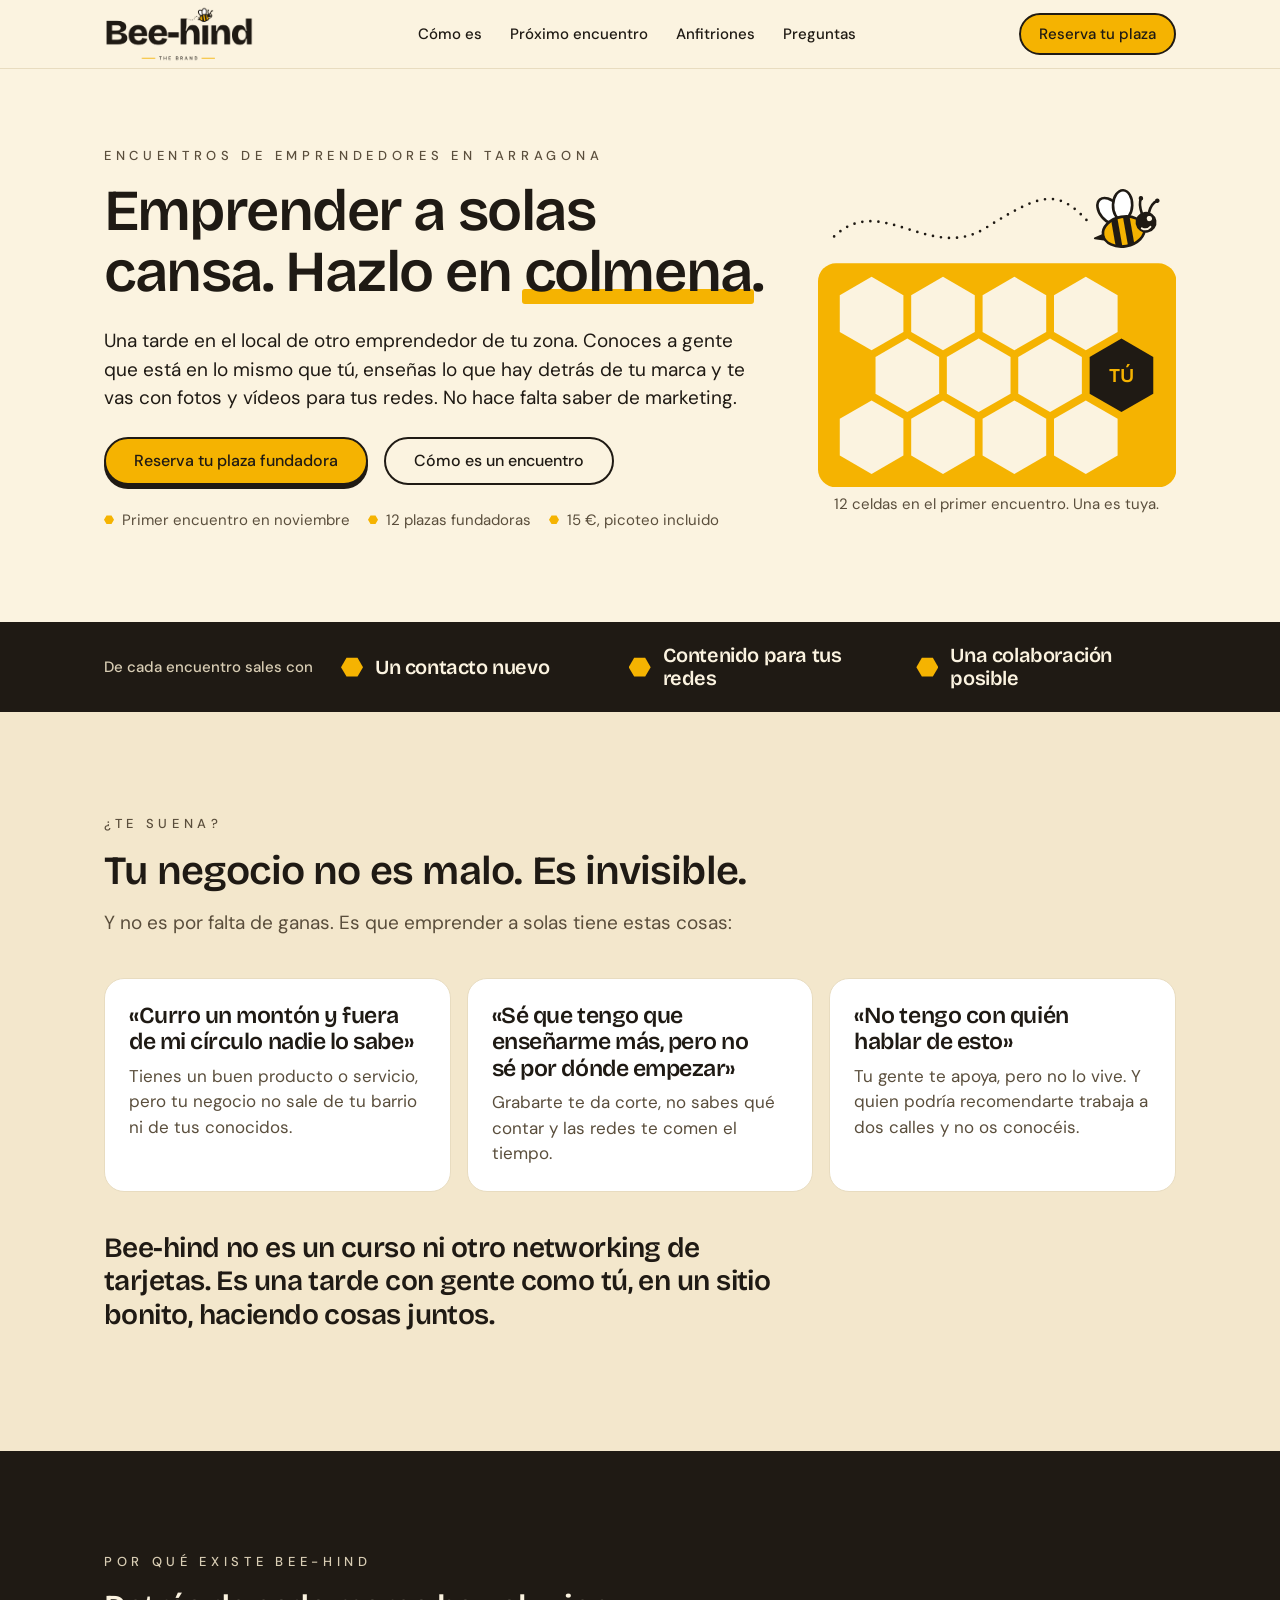
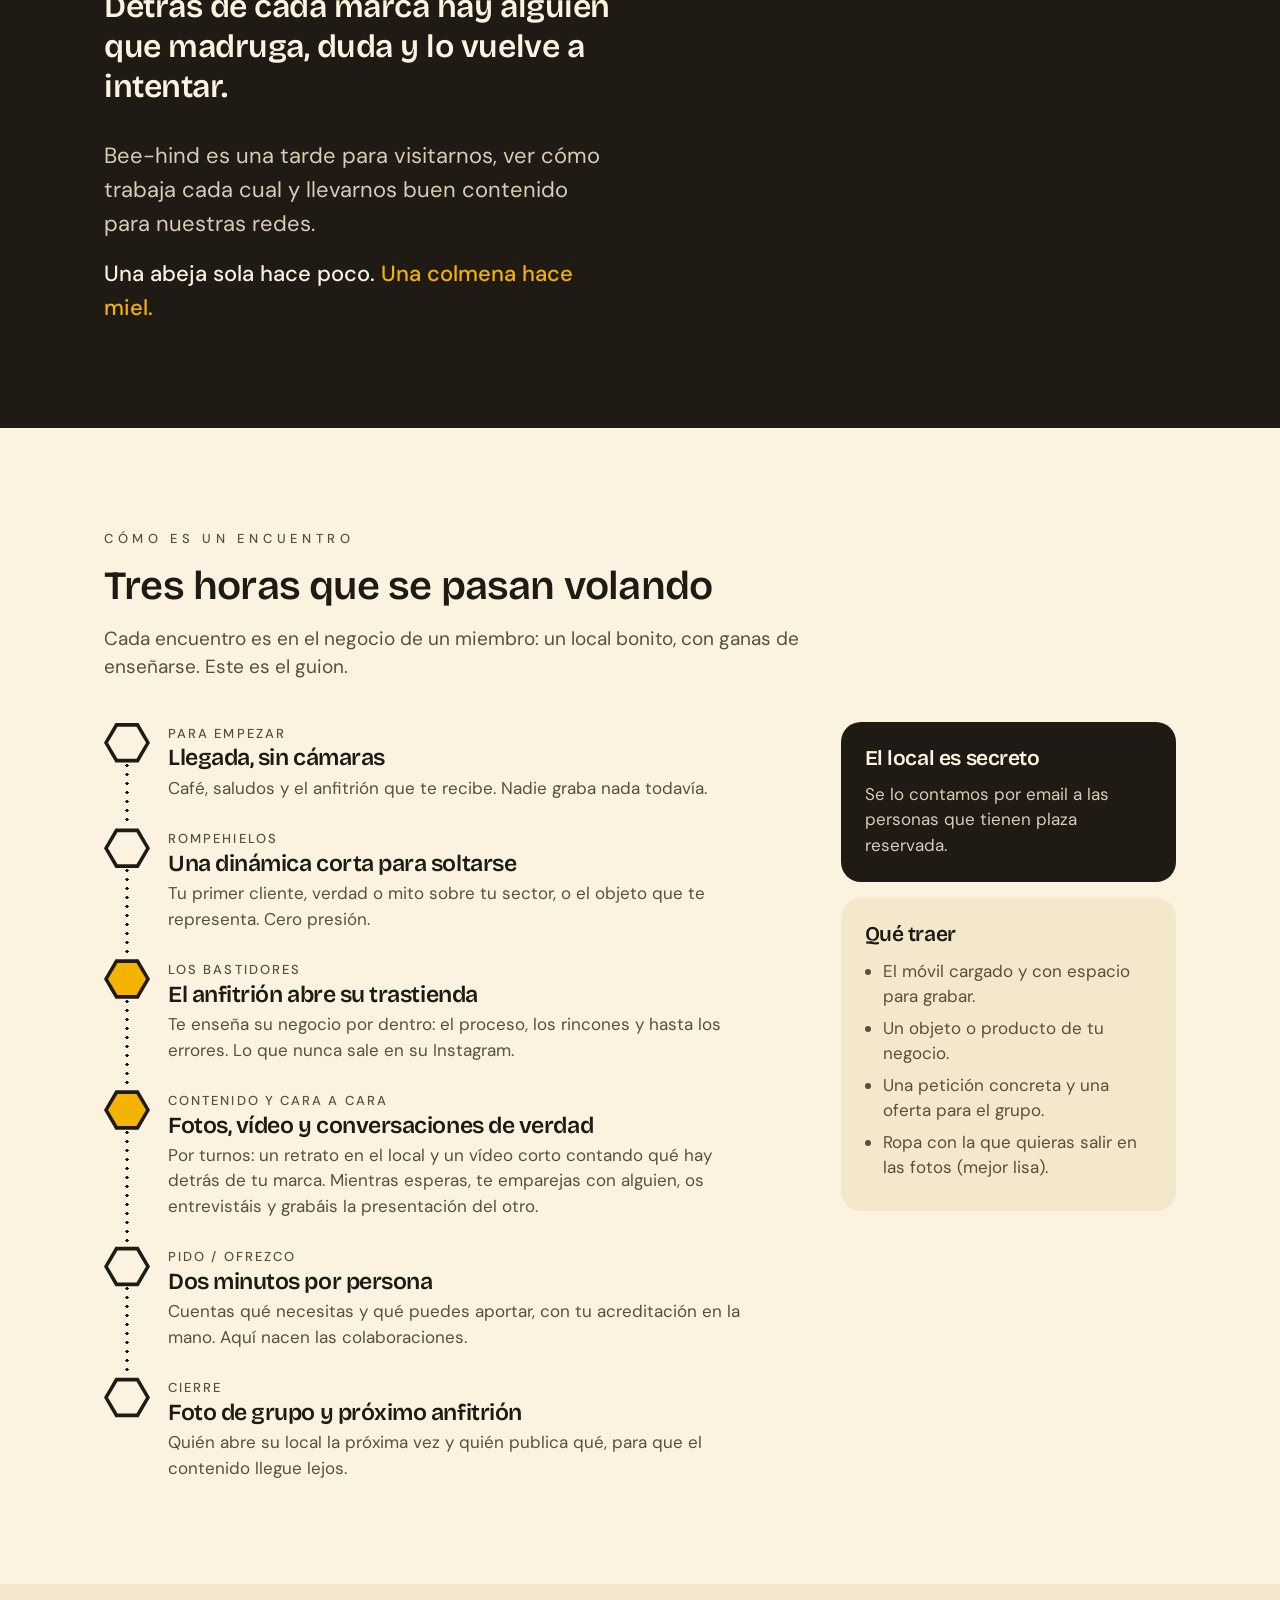
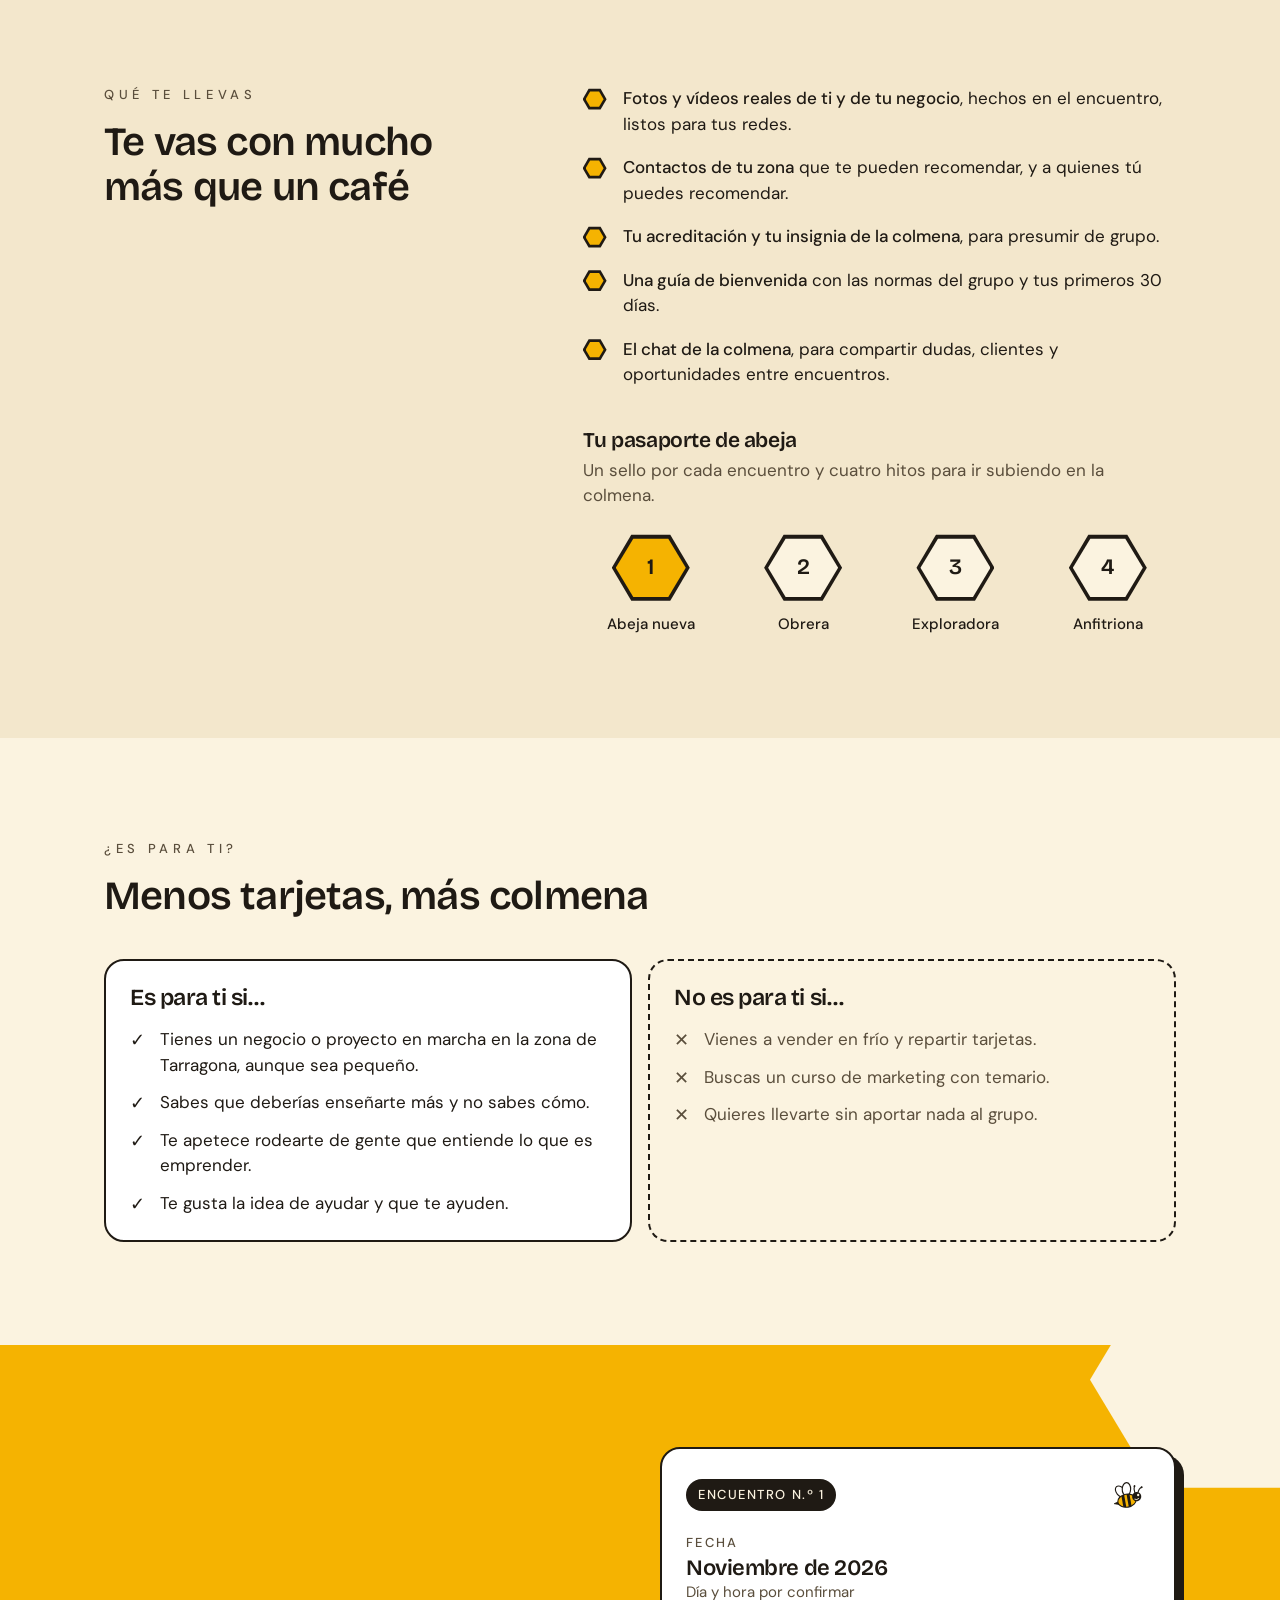
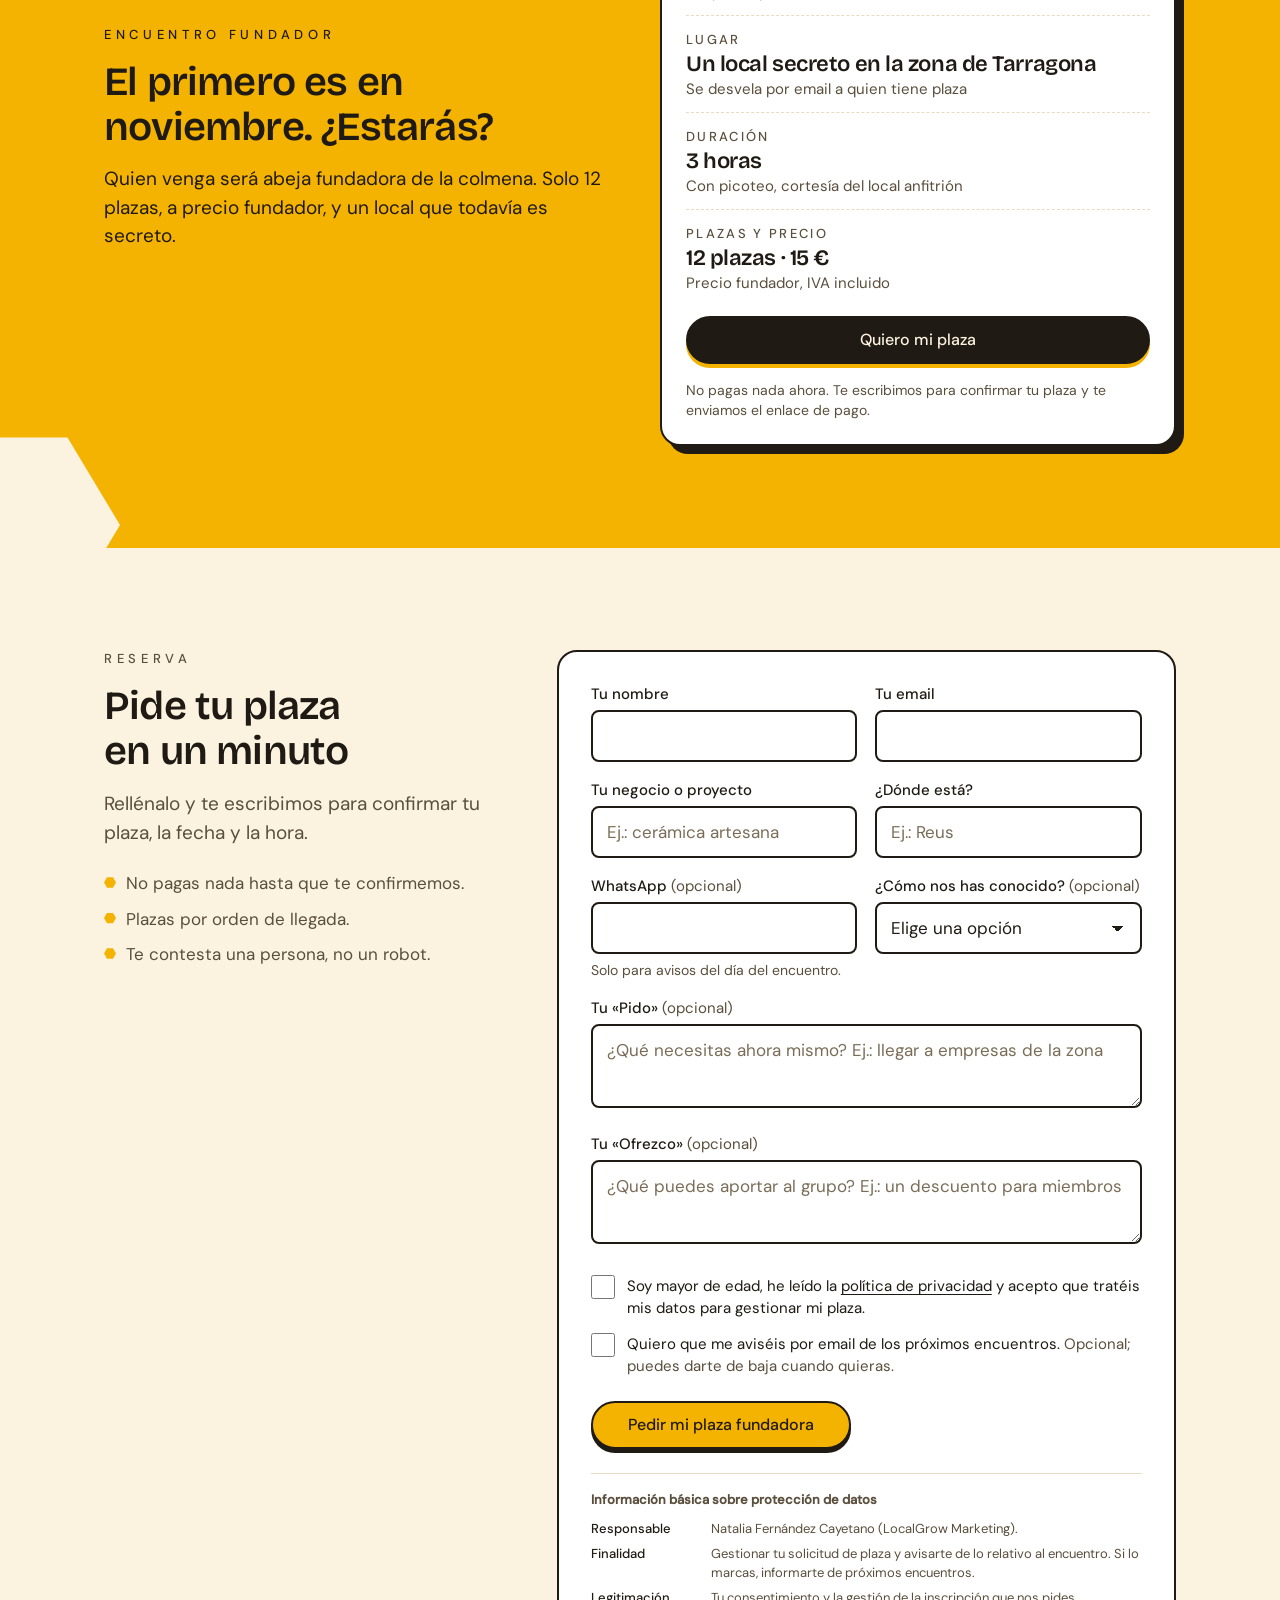
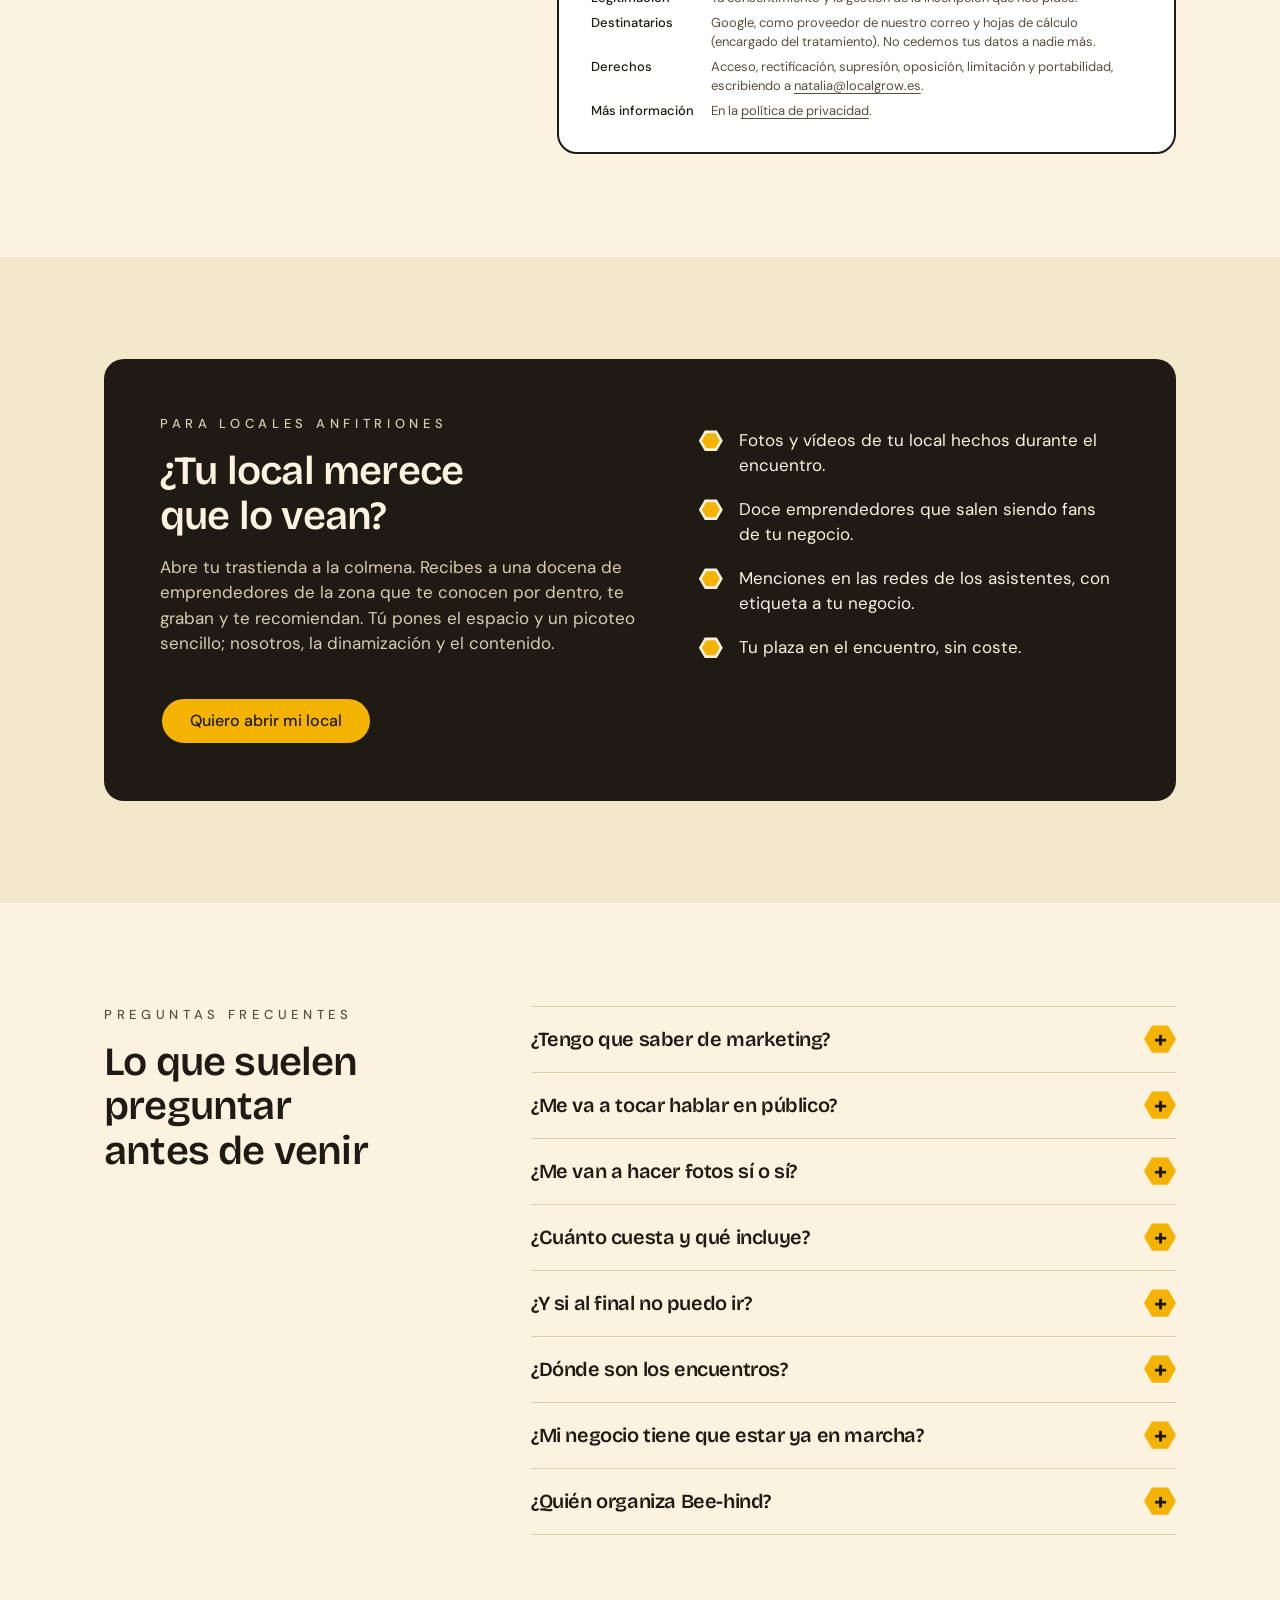
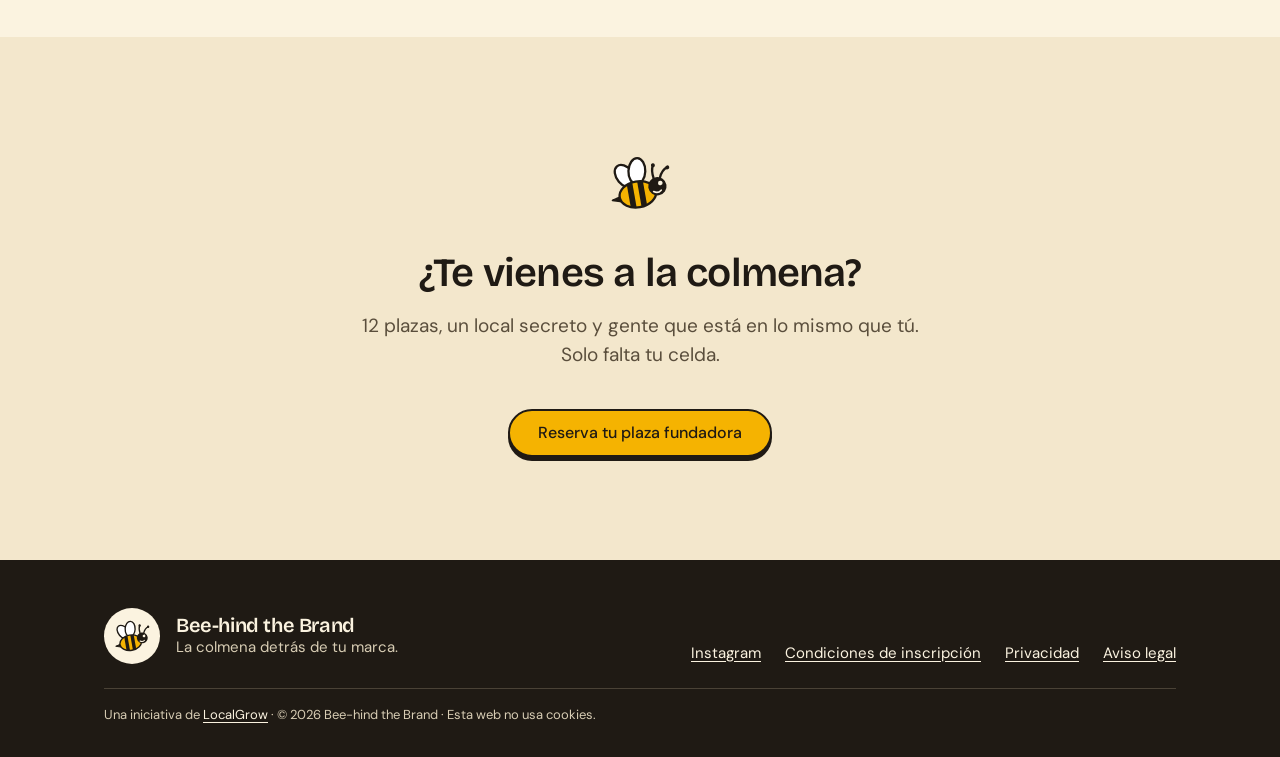
<file: index.html>
<!doctype html>
<html lang="es">
<head>
  <meta charset="utf-8">
  <meta name="viewport" content="width=device-width, initial-scale=1">
  <title>Networking de emprendedores en Tarragona · Bee-hind the Brand</title>
  <meta name="description" content="Encuentros presenciales de emprendedores en Tarragona: conoce gente de tu zona, enseña lo que hay detrás de tu negocio y llévate fotos y vídeos para tus redes.">
  <meta name="theme-color" content="#fbf3e0">

  <!-- DOMINIO: cuando tengas dominio propio, cambia https://natalialocalgrow.github.io/beehindthebrand en todo este archivo, en sitemap.xml y en robots.txt -->
  <link rel="canonical" href="https://natalialocalgrow.github.io/beehindthebrand/">

  <meta property="og:type" content="website">
  <meta property="og:locale" content="es_ES">
  <meta property="og:site_name" content="Bee-hind the Brand">
  <meta property="og:title" content="Emprender a solas cansa. Hazlo en colmena.">
  <meta property="og:description" content="Encuentros presenciales de emprendedores en Tarragona. 12 plazas fundadoras para el primer encuentro.">
  <meta property="og:url" content="https://natalialocalgrow.github.io/beehindthebrand/">
  <meta property="og:image" content="https://natalialocalgrow.github.io/beehindthebrand/bee-hind-encuentros-emprendedores-tarragona.png">
  <meta property="og:image:width" content="1200">
  <meta property="og:image:height" content="630">
  <meta property="og:image:alt" content="Bee-hind the Brand. Encuentros de emprendedores en Tarragona.">
  <meta name="twitter:card" content="summary_large_image">

  <link rel="icon" href="abeja-bee-hind-the-brand.svg" type="image/svg+xml">
  <link rel="icon" href="favicon-32.png" type="image/png" sizes="32x32">
  <link rel="apple-touch-icon" href="apple-touch-icon.png">

  <link rel="preload" href="bricolage-grotesque-latin-600-normal.woff2" as="font" type="font/woff2" crossorigin>
  <link rel="preload" href="dm-sans-latin-400-normal.woff2" as="font" type="font/woff2" crossorigin>
  <link rel="stylesheet" href="style.css">

  <script type="application/ld+json">
  {
    "@context": "https://schema.org",
    "@graph": [
      {
        "@type": "Organization",
        "@id": "https://natalialocalgrow.github.io/beehindthebrand/#org",
        "name": "Bee-hind the Brand",
        "alternateName": "Bee-hind",
        "slogan": "La colmena detrás de tu marca",
        "url": "https://natalialocalgrow.github.io/beehindthebrand/",
        "logo": "https://natalialocalgrow.github.io/beehindthebrand/apple-touch-icon.png",
        "description": "Grupo presencial de emprendedores en Tarragona que se visitan en sus negocios, enseñan lo que hay detrás de su marca y crean contenido juntos.",
        "areaServed": { "@type": "AdministrativeArea", "name": "Tarragona" },
        "sameAs": ["https://www.instagram.com/beehindthebrand/"],
        "parentOrganization": { "@type": "Organization", "name": "LocalGrow Marketing" }
      },
      {
        "@type": "WebSite",
        "@id": "https://natalialocalgrow.github.io/beehindthebrand/#web",
        "url": "https://natalialocalgrow.github.io/beehindthebrand/",
        "name": "Bee-hind the Brand",
        "inLanguage": "es-ES",
        "publisher": { "@id": "https://natalialocalgrow.github.io/beehindthebrand/#org" }
      }
    ]
  }
  </script>

  <!--
    EVENTO (para que Google muestre el encuentro en resultados): cuando tengas fecha, hora y local,
    rellena esto, quita las marcas de comentario y súbelo. Ver README.md, apartado «Cada encuentro nuevo».
  <script type="application/ld+json">
  {
    "@context": "https://schema.org",
    "@type": "Event",
    "name": "Bee-hind the Brand · Encuentro de emprendedores en [LOCALIDAD]",
    "startDate": "2026-11-[DD]T[HH]:[MM]:00+01:00",
    "endDate": "2026-11-[DD]T[HH]:[MM]:00+01:00",
    "eventStatus": "https://schema.org/EventScheduled",
    "eventAttendanceMode": "https://schema.org/OfflineEventAttendanceMode",
    "location": {
      "@type": "Place",
      "name": "[NOMBRE DEL LOCAL]",
      "address": { "@type": "PostalAddress", "streetAddress": "[CALLE Y NÚMERO]", "addressLocality": "[LOCALIDAD]", "postalCode": "[CP]", "addressRegion": "Tarragona", "addressCountry": "ES" }
    },
    "image": ["https://natalialocalgrow.github.io/beehindthebrand/bee-hind-encuentros-emprendedores-tarragona.png"],
    "description": "Encuentro presencial de emprendedores: visita al negocio anfitrión, contenido para redes y ronda Pido / Ofrezco.",
    "offers": { "@type": "Offer", "price": "15", "priceCurrency": "EUR", "availability": "https://schema.org/InStock", "url": "https://natalialocalgrow.github.io/beehindthebrand/#reserva" },
    "organizer": { "@id": "https://natalialocalgrow.github.io/beehindthebrand/#org" }
  }
  </script>
  -->
</head>
<body>
  <a class="skip" href="#contenido">Saltar al contenido</a>

  <header class="site-header">
    <div class="wrap">
      <a class="brand" href="#inicio">
        <img src="logo-bee-hind-the-brand.png" width="708" height="265" alt="Bee-hind the Brand">
      </a>
      <nav class="nav" aria-label="Principal">
        <a href="#como-es">Cómo es</a>
        <a href="#encuentro">Próximo encuentro</a>
        <a href="#anfitriones">Anfitriones</a>
        <a href="#preguntas">Preguntas</a>
      </nav>
      <a class="btn btn--sm" href="#reserva"><span class="cta-short">Reservar</span><span class="cta-long">Reserva tu plaza</span></a>
    </div>
  </header>

  <main id="contenido">

    <!-- 1. HERO -->
    <section class="hero" id="inicio">
      <div class="wrap">
        <div>
          <h1>
            <span class="h1-kicker">Encuentros de emprendedores en Tarragona</span>
            <span class="h1-main">Emprender a solas cansa. Hazlo en <mark>colmena</mark>.</span>
          </h1>
          <p class="lead">Una tarde en el local de otro emprendedor de tu zona. Conoces a gente que está en lo mismo que tú, enseñas lo que hay detrás de tu marca y te vas con fotos y vídeos para tus redes. No hace falta saber de marketing.</p>
          <div class="btn-row">
            <a class="btn" href="#reserva">Reserva tu plaza fundadora</a>
            <a class="btn btn--ghost" href="#como-es">Cómo es un encuentro</a>
          </div>
          <!-- EDITA: cambia estos datos cuando cierres fecha y precio -->
          <ul class="hero-facts">
            <li>Primer encuentro en noviembre</li>
            <li>12 plazas fundadoras</li>
            <li>15 €, picoteo incluido</li>
          </ul>
        </div>

        <figure class="comb">
          <svg viewBox="0 -12 400 362" role="img" aria-labelledby="comb-title">
            <title id="comb-title">Un panal de 12 celdas, una de ellas marcada con la palabra «tú», y la abeja de Bee-hind volando hacia ella.</title>
            <rect class="panel" x="0" y="100" width="400" height="250" rx="20"/>
            <path class="trail" d="M18 70 C 70 20, 125 100, 188 60 S 268 18, 300 52"/>
            <polygon class="hx" points="95.3,135.5 95.3,176.5 59.8,197.0 24.3,176.5 24.3,135.5 59.8,115.0"/>
            <polygon class="hx" points="175.0,135.5 175.0,176.5 139.5,197.0 104.0,176.5 104.0,135.5 139.5,115.0"/>
            <polygon class="hx" points="254.7,135.5 254.7,176.5 219.2,197.0 183.7,176.5 183.7,135.5 219.2,115.0"/>
            <polygon class="hx" points="334.4,135.5 334.4,176.5 298.9,197.0 263.4,176.5 263.4,135.5 298.9,115.0"/>
            <polygon class="hx" points="135.2,204.5 135.2,245.5 99.7,266.0 64.2,245.5 64.2,204.5 99.7,184.0"/>
            <polygon class="hx" points="214.9,204.5 214.9,245.5 179.3,266.0 143.8,245.5 143.8,204.5 179.3,184.0"/>
            <polygon class="hx" points="294.5,204.5 294.5,245.5 259.0,266.0 223.5,245.5 223.5,204.5 259.0,184.0"/>
            <polygon class="hx hx--you" points="374.2,204.5 374.2,245.5 338.7,266.0 303.2,245.5 303.2,204.5 338.7,184.0"/>
            <text class="hx-label" x="338.7" y="232.0" text-anchor="middle">TÚ</text>
            <polygon class="hx" points="95.3,273.5 95.3,314.5 59.8,335.0 24.3,314.5 24.3,273.5 59.8,253.0"/>
            <polygon class="hx" points="175.0,273.5 175.0,314.5 139.5,335.0 104.0,314.5 104.0,273.5 139.5,253.0"/>
            <polygon class="hx" points="254.7,273.5 254.7,314.5 219.2,335.0 183.7,314.5 183.7,273.5 219.2,253.0"/>
            <polygon class="hx" points="334.4,273.5 334.4,314.5 298.9,335.0 263.4,314.5 263.4,273.5 298.9,253.0"/>
            <image class="bee" href="abeja-bee-hind-the-brand.svg" x="288" y="-6" width="112" height="112"/>
          </svg>
          <figcaption>12 celdas en el primer encuentro. Una es tuya.</figcaption>
        </figure>
      </div>
    </section>

    <!-- 2. PROMESA -->
    <div class="promise">
      <div class="wrap">
        <ul>
          <li class="promise-intro">De cada encuentro sales con</li>
          <li>Un contacto nuevo</li>
          <li>Contenido para tus redes</li>
          <li>Una colaboración posible</li>
        </ul>
      </div>
    </div>

    <!-- 3. PROBLEMA -->
    <section class="band-cera" aria-labelledby="t-suena">
      <div class="wrap">
        <div class="section-head">
          <p class="overline">¿Te suena?</p>
          <h2 id="t-suena">Tu negocio no es malo. Es invisible.</h2>
          <p>Y no es por falta de ganas. Es que emprender a solas tiene estas cosas:</p>
        </div>
        <div class="cards cards--3">
          <article class="card">
            <h3>«Curro un montón y fuera de mi círculo nadie lo sabe»</h3>
            <p>Tienes un buen producto o servicio, pero tu negocio no sale de tu barrio ni de tus conocidos.</p>
          </article>
          <article class="card">
            <h3>«Sé que tengo que enseñarme más, pero no sé por dónde empezar»</h3>
            <p>Grabarte te da corte, no sabes qué contar y las redes te comen el tiempo.</p>
          </article>
          <article class="card">
            <h3>«No tengo con quién hablar de esto»</h3>
            <p>Tu gente te apoya, pero no lo vive. Y quien podría recomendarte trabaja a dos calles y no os conocéis.</p>
          </article>
        </div>
        <p class="closing">Bee-hind no es un curso ni otro networking de tarjetas. Es una tarde con gente como tú, en un sitio bonito, haciendo cosas juntos.</p>
      </div>
    </section>

    <!-- 4. MANIFIESTO -->
    <section class="manifesto" aria-labelledby="t-manifiesto">
      <div class="wrap">
        <h2 id="t-manifiesto" class="overline">Por qué existe Bee-hind</h2>
        <blockquote>
          <p>Detrás de cada marca hay alguien que madruga, duda y lo vuelve a intentar.</p>
          <p>Bee-hind es una tarde para visitarnos, ver cómo trabaja cada cual y llevarnos buen contenido para nuestras redes.</p>
          <p>Una abeja sola hace poco. <em>Una colmena hace miel.</em></p>
        </blockquote>
      </div>
    </section>

    <!-- 5. CÓMO ES UN ENCUENTRO -->
    <section id="como-es" aria-labelledby="t-como">
      <div class="wrap">
        <div class="section-head">
          <p class="overline">Cómo es un encuentro</p>
          <h2 id="t-como">Tres horas que se pasan volando</h2>
          <p>Cada encuentro es en el negocio de un miembro: un local bonito, con ganas de enseñarse. Este es el guion.</p>
        </div>
        <div class="flow">
          <ol class="timeline">
            <li>
              <span class="when">Para empezar</span>
              <h3>Llegada, sin cámaras</h3>
              <p>Café, saludos y el anfitrión que te recibe. Nadie graba nada todavía.</p>
            </li>
            <li>
              <span class="when">Rompehielos</span>
              <h3>Una dinámica corta para soltarse</h3>
              <p>Tu primer cliente, verdad o mito sobre tu sector, o el objeto que te representa. Cero presión.</p>
            </li>
            <li class="is-key">
              <span class="when">Los Bastidores</span>
              <h3>El anfitrión abre su trastienda</h3>
              <p>Te enseña su negocio por dentro: el proceso, los rincones y hasta los errores. Lo que nunca sale en su Instagram.</p>
            </li>
            <li class="is-key">
              <span class="when">Contenido y Cara a Cara</span>
              <h3>Fotos, vídeo y conversaciones de verdad</h3>
              <p>Por turnos: un retrato en el local y un vídeo corto contando qué hay detrás de tu marca. Mientras esperas, te emparejas con alguien, os entrevistáis y grabáis la presentación del otro.</p>
            </li>
            <li>
              <span class="when">Pido / Ofrezco</span>
              <h3>Dos minutos por persona</h3>
              <p>Cuentas qué necesitas y qué puedes aportar, con tu acreditación en la mano. Aquí nacen las colaboraciones.</p>
            </li>
            <li>
              <span class="when">Cierre</span>
              <h3>Foto de grupo y próximo anfitrión</h3>
              <p>Quién abre su local la próxima vez y quién publica qué, para que el contenido llegue lejos.</p>
            </li>
          </ol>

          <div class="aside-stack">
            <div class="note-card note-card--secret">
              <h3>El local es secreto</h3>
              <p>Se lo contamos por email a las personas que tienen plaza reservada.</p>
            </div>
            <div class="note-card">
              <h3>Qué traer</h3>
              <ul>
                <li>El móvil cargado y con espacio para grabar.</li>
                <li>Un objeto o producto de tu negocio.</li>
                <li>Una petición concreta y una oferta para el grupo.</li>
                <li>Ropa con la que quieras salir en las fotos (mejor lisa).</li>
              </ul>
            </div>
          </div>
        </div>
      </div>
    </section>

    <!-- 6. QUÉ TE LLEVAS -->
    <section class="band-cera" aria-labelledby="t-llevas">
      <div class="wrap">
        <div class="take">
          <div class="section-head">
            <p class="overline">Qué te llevas</p>
            <h2 id="t-llevas">Te vas con mucho más que un café</h2>
          </div>
          <div>
            <ul class="ticks">
              <li><strong>Fotos y vídeos reales de ti y de tu negocio</strong>, hechos en el encuentro, listos para tus redes.</li>
              <li><strong>Contactos de tu zona</strong> que te pueden recomendar, y a quienes tú puedes recomendar.</li>
              <li><strong>Tu acreditación y tu insignia de la colmena</strong>, para presumir de grupo.</li>
              <li><strong>Una guía de bienvenida</strong> con las normas del grupo y tus primeros 30 días.</li>
              <li><strong>El chat de la colmena</strong>, para compartir dudas, clientes y oportunidades entre encuentros.</li>
            </ul>
            <div class="passport">
              <h3>Tu pasaporte de abeja</h3>
              <p>Un sello por cada encuentro y cuatro hitos para ir subiendo en la colmena.</p>
              <ol class="hitos">
                <li><div class="hex-badge" aria-hidden="true"><span>1</span></div>Abeja nueva</li>
                <li><div class="hex-badge" aria-hidden="true"><span>2</span></div>Obrera</li>
                <li><div class="hex-badge" aria-hidden="true"><span>3</span></div>Exploradora</li>
                <li><div class="hex-badge" aria-hidden="true"><span>4</span></div>Anfitriona</li>
              </ol>
            </div>
          </div>
        </div>
      </div>
    </section>

    <!-- 7. PARA QUIÉN -->
    <section aria-labelledby="t-para">
      <div class="wrap">
        <div class="section-head">
          <p class="overline">¿Es para ti?</p>
          <h2 id="t-para">Menos tarjetas, más colmena</h2>
        </div>
        <div class="fit">
          <div class="fit-col fit-col--yes">
            <h3>Es para ti si…</h3>
            <ul>
              <li>Tienes un negocio o proyecto en marcha en la zona de Tarragona, aunque sea pequeño.</li>
              <li>Sabes que deberías enseñarte más y no sabes cómo.</li>
              <li>Te apetece rodearte de gente que entiende lo que es emprender.</li>
              <li>Te gusta la idea de ayudar y que te ayuden.</li>
            </ul>
          </div>
          <div class="fit-col fit-col--no">
            <h3>No es para ti si…</h3>
            <ul>
              <li>Vienes a vender en frío y repartir tarjetas.</li>
              <li>Buscas un curso de marketing con temario.</li>
              <li>Quieres llevarte sin aportar nada al grupo.</li>
            </ul>
          </div>
        </div>
      </div>
    </section>

    <!-- 8. PRÓXIMO ENCUENTRO -->
    <section class="next" id="encuentro" aria-labelledby="t-next">
      <span class="hex hex--1" aria-hidden="true"></span>
      <span class="hex hex--3" aria-hidden="true"></span>
      <div class="wrap">
        <div>
          <p class="overline">Encuentro fundador</p>
          <h2 id="t-next">El primero es en noviembre. ¿Estarás?</h2>
          <p class="lead">Quien venga será abeja fundadora de la colmena. Solo 12 plazas, a precio fundador, y un local que todavía es secreto.</p>
        </div>
        <div class="ticket">
          <div class="ticket-top">
            <span class="tag">Encuentro n.º 1</span>
            <img src="abeja-bee-hind-the-brand.svg" alt="" width="44" height="44">
          </div>
          <!-- EDITA estos datos cuando los tengas cerrados (y la FAQ «¿Cuánto cuesta?») -->
          <dl>
            <div><dt>Fecha</dt><dd>Noviembre de 2026<small>Día y hora por confirmar</small></dd></div>
            <div><dt>Lugar</dt><dd>Un local secreto en la zona de Tarragona<small>Se desvela por email a quien tiene plaza</small></dd></div>
            <div><dt>Duración</dt><dd>3 horas<small>Con picoteo, cortesía del local anfitrión</small></dd></div>
            <div><dt>Plazas y precio</dt><dd>12 plazas · 15 €<small>Precio fundador, IVA incluido</small></dd></div>
          </dl>
          <a class="btn btn--dark" href="#reserva">Quiero mi plaza</a>
          <p class="fine">No pagas nada ahora. Te escribimos para confirmar tu plaza y te enviamos el enlace de pago.</p>
        </div>
      </div>
    </section>

    <!-- 9. RESERVA -->
    <section id="reserva" aria-labelledby="t-reserva">
      <div class="wrap form-layout">
        <div class="section-head">
          <p class="overline">Reserva</p>
          <h2 id="t-reserva">Pide tu plaza en un minuto</h2>
          <p>Rellénalo y te escribimos para confirmar tu plaza, la fecha y la hora.</p>
          <ul class="reassure">
            <li>No pagas nada hasta que te confirmemos.</li>
            <li>Plazas por orden de llegada.</li>
            <li>Te contesta una persona, no un robot.</li>
          </ul>
        </div>

        <div class="form-card">
          <form id="form-encuentro" data-form data-ok="¡Recibido! Te acabamos de enviar un email. Mira también en spam o promociones." method="POST">
            <input type="hidden" name="formulario" value="plaza">
            <input type="checkbox" name="botcheck" class="visually-hidden" tabindex="-1" autocomplete="off" aria-hidden="true">

            <div class="fields">
              <div class="field">
                <label for="e-nombre">Tu nombre</label>
                <input id="e-nombre" name="name" type="text" autocomplete="name" required>
              </div>
              <div class="field">
                <label for="e-email">Tu email</label>
                <input id="e-email" name="email" type="email" autocomplete="email" required>
              </div>
              <div class="field">
                <label for="e-negocio">Tu negocio o proyecto</label>
                <input id="e-negocio" name="negocio" type="text" placeholder="Ej.: cerámica artesana" required>
              </div>
              <div class="field">
                <label for="e-localidad">¿Dónde está?</label>
                <input id="e-localidad" name="localidad" type="text" autocomplete="address-level2" placeholder="Ej.: Reus" required>
              </div>
              <div class="field">
                <label for="e-tel">WhatsApp <span class="opt">(opcional)</span></label>
                <input id="e-tel" name="whatsapp" type="tel" autocomplete="tel" inputmode="tel">
                <span class="hint">Solo para avisos del día del encuentro.</span>
              </div>
              <div class="field">
                <label for="e-origen">¿Cómo nos has conocido? <span class="opt">(opcional)</span></label>
                <select id="e-origen" name="como_nos_conocio">
                  <option value="">Elige una opción</option>
                  <option>Instagram</option>
                  <option>Me lo ha contado alguien</option>
                  <option>LinkedIn</option>
                  <option>Google</option>
                  <option>Otro</option>
                </select>
              </div>
              <div class="field field--full">
                <label for="e-pido">Tu «Pido» <span class="opt">(opcional)</span></label>
                <textarea id="e-pido" name="pido" rows="2" placeholder="¿Qué necesitas ahora mismo? Ej.: llegar a empresas de la zona"></textarea>
              </div>
              <div class="field field--full">
                <label for="e-ofrezco">Tu «Ofrezco» <span class="opt">(opcional)</span></label>
                <textarea id="e-ofrezco" name="ofrezco" rows="2" placeholder="¿Qué puedes aportar al grupo? Ej.: un descuento para miembros"></textarea>
              </div>
            </div>

            <div class="checks">
              <label class="check">
                <input type="checkbox" name="acepta_privacidad" value="Sí" required>
                <span>Soy mayor de edad, he leído la <a href="privacidad.html" target="_blank" rel="noopener">política de privacidad</a> y acepto que tratéis mis datos para gestionar mi plaza.</span>
              </label>
              <label class="check">
                <input type="checkbox" name="acepta_avisos" value="Sí">
                <span>Quiero que me aviséis por email de los próximos encuentros. <span class="opt">Opcional; puedes darte de baja cuando quieras.</span></span>
              </label>
            </div>

            <button class="btn" type="submit">Pedir mi plaza fundadora</button>
            <p class="form-status" role="status" aria-live="polite"></p>

            <div class="gdpr-box">
              <strong>Información básica sobre protección de datos</strong>
              <dl>
                <div><dt>Responsable</dt><dd>Natalia Fernández Cayetano (LocalGrow Marketing).</dd></div>
                <div><dt>Finalidad</dt><dd>Gestionar tu solicitud de plaza y avisarte de lo relativo al encuentro. Si lo marcas, informarte de próximos encuentros.</dd></div>
                <div><dt>Legitimación</dt><dd>Tu consentimiento y la gestión de la inscripción que nos pides.</dd></div>
                <div><dt>Destinatarios</dt><dd>Google, como proveedor de nuestro correo y hojas de cálculo (encargado del tratamiento). No cedemos tus datos a nadie más.</dd></div>
                <div><dt>Derechos</dt><dd>Acceso, rectificación, supresión, oposición, limitación y portabilidad, escribiendo a <a href="mailto:natalia@localgrow.es">natalia@localgrow.es</a>.</dd></div>
                <div><dt>Más información</dt><dd>En la <a href="privacidad.html" target="_blank" rel="noopener">política de privacidad</a>.</dd></div>
              </dl>
            </div>
          </form>
        </div>
      </div>
    </section>

    <!-- 10. ANFITRIONES -->
    <section id="anfitriones" class="band-cera" aria-labelledby="t-host">
      <div class="wrap">
        <div class="host-card">
          <div>
            <p class="overline">Para locales anfitriones</p>
            <h2 id="t-host">¿Tu local merece que lo vean?</h2>
            <p>Abre tu trastienda a la colmena. Recibes a una docena de emprendedores de la zona que te conocen por dentro, te graban y te recomiendan. Tú pones el espacio y un picoteo sencillo; nosotros, la dinamización y el contenido.</p>
          </div>
          <ul class="ticks">
            <li>Fotos y vídeos de tu local hechos durante el encuentro.</li>
            <li>Doce emprendedores que salen siendo fans de tu negocio.</li>
            <li>Menciones en las redes de los asistentes, con etiqueta a tu negocio.</li>
            <li>Tu plaza en el encuentro, sin coste.</li>
          </ul>

        <details class="host-form" id="form-anfitrion">
          <summary class="btn">Quiero abrir mi local</summary>
          <div class="form-card">
            <h3>Cuéntanos de tu local</h3>
            <p class="muted">Te escribimos para ver si encaja y para hablar de fechas.</p>
            <form data-form data-ok="¡Recibido! Te acabamos de enviar un email y te escribimos en breve para hablar de tu local." method="POST">
              <input type="hidden" name="formulario" value="anfitrion">
              <input type="checkbox" name="botcheck" class="visually-hidden" tabindex="-1" autocomplete="off" aria-hidden="true">

              <div class="fields">
                <div class="field">
                  <label for="a-nombre">Tu nombre</label>
                  <input id="a-nombre" name="name" type="text" autocomplete="name" required>
                </div>
                <div class="field">
                  <label for="a-email">Tu email</label>
                  <input id="a-email" name="email" type="email" autocomplete="email" required>
                </div>
                <div class="field">
                  <label for="a-local">Nombre del local</label>
                  <input id="a-local" name="local" type="text" required>
                </div>
                <div class="field">
                  <label for="a-localidad">Localidad</label>
                  <input id="a-localidad" name="localidad" type="text" autocomplete="address-level2" required>
                </div>
                <div class="field">
                  <label for="a-tel">Teléfono <span class="opt">(opcional)</span></label>
                  <input id="a-tel" name="telefono" type="tel" autocomplete="tel" inputmode="tel">
                </div>
                <div class="field">
                  <label for="a-aforo">¿Cuánta gente cabe? <span class="opt">(opcional)</span></label>
                  <input id="a-aforo" name="aforo" type="text" inputmode="numeric" placeholder="Más o menos">
                </div>
                <div class="field field--full">
                  <label for="a-web">Web o Instagram del local <span class="opt">(opcional)</span></label>
                  <input id="a-web" name="web_o_instagram" type="text" placeholder="@tulocal">
                </div>
                <div class="field field--full">
                  <label for="a-msg">¿Qué hace especial a tu local? <span class="opt">(opcional)</span></label>
                  <textarea id="a-msg" name="message" rows="3"></textarea>
                </div>
              </div>

              <div class="checks">
                <label class="check">
                  <input type="checkbox" name="acepta_privacidad" value="Sí" required>
                  <span>Soy mayor de edad, he leído la <a href="privacidad.html" target="_blank" rel="noopener">política de privacidad</a> y acepto que tratéis mis datos para valorar mi local como anfitrión.</span>
                </label>
              </div>

              <button class="btn btn--dark" type="submit">Enviar mi local</button>
              <p class="form-status" role="status" aria-live="polite"></p>

              <div class="gdpr-box">
                <strong>Información básica sobre protección de datos</strong>
                <dl>
                  <div><dt>Responsable</dt><dd>Natalia Fernández Cayetano (LocalGrow Marketing).</dd></div>
                  <div><dt>Finalidad</dt><dd>Valorar tu local como anfitrión y contactarte para organizar el encuentro.</dd></div>
                  <div><dt>Legitimación</dt><dd>Tu consentimiento.</dd></div>
                  <div><dt>Destinatarios</dt><dd>Google, como proveedor de nuestro correo y hojas de cálculo (encargado del tratamiento).</dd></div>
                  <div><dt>Derechos</dt><dd>Acceso, rectificación, supresión y demás, en <a href="mailto:natalia@localgrow.es">natalia@localgrow.es</a>.</dd></div>
                  <div><dt>Más información</dt><dd>En la <a href="privacidad.html" target="_blank" rel="noopener">política de privacidad</a>.</dd></div>
                </dl>
              </div>
            </form>
          </div>
        </details>
        </div>
      </div>
    </section>

    <!-- 11. PREGUNTAS -->
    <section id="preguntas" aria-labelledby="t-faq">
      <div class="wrap faq-layout">
        <div class="section-head">
          <p class="overline">Preguntas frecuentes</p>
          <h2 id="t-faq">Lo que suelen preguntar antes de venir</h2>
        </div>
        <div class="faq">
          <details>
            <summary>¿Tengo que saber de marketing?</summary>
            <div><p>No. Para eso nos juntamos: aprendes viendo cómo lo hacen los demás y haciéndolo en el momento, con ayuda.</p></div>
          </details>
          <details>
            <summary>¿Me va a tocar hablar en público?</summary>
            <div><p>Poco y en confianza: dos minutos para contar qué pides y qué ofreces, delante de unas 12 personas que están en lo mismo que tú. Nadie te va a poner a prueba.</p></div>
          </details>
          <details>
            <summary>¿Me van a hacer fotos sí o sí?</summary>
            <div><p>No. Antes del encuentro te enviamos un consentimiento de imagen y decides qué se puede publicar. Si no quieres salir en algo, no sales.</p></div>
          </details>
          <details>
            <summary>¿Cuánto cuesta y qué incluye?</summary>
            <div><p>El encuentro fundador cuesta 15 €, IVA incluido: tres horas de encuentro, picoteo cortesía del local anfitrión, tu acreditación y el contenido que se grabe ese día.</p><p>No pagas nada hasta que te confirmemos la plaza.</p></div>
          </details>
          <details>
            <summary>¿Y si al final no puedo ir?</summary>
            <div><p>Avísanos cuanto antes. Los cambios y devoluciones están explicados en las <a href="condiciones.html">condiciones de inscripción</a>.</p></div>
          </details>
          <details>
            <summary>¿Dónde son los encuentros?</summary>
            <div><p>Por ahora, en la zona de Tarragona. Cada encuentro es en un local distinto, y lo desvelamos por email a quienes tienen plaza. Cuando la colmena crezca, abriremos otras zonas.</p></div>
          </details>
          <details>
            <summary>¿Mi negocio tiene que estar ya en marcha?</summary>
            <div><p>Encajas si tienes un negocio o proyecto funcionando, aunque sea pequeño o lo combines con otro trabajo. Si estás arrancando, cuéntanoslo en el formulario y lo vemos.</p></div>
          </details>
          <details>
            <summary>¿Quién organiza Bee-hind?</summary>
            <div><p>Bee-hind the Brand es una iniciativa de LocalGrow, una agencia de marketing para negocios locales. Pero aquí nadie viene a venderte nada: la protagonista es la colmena.</p></div>
          </details>
        </div>
      </div>
    </section>

    <!-- 12. CTA FINAL -->
    <section class="final band-cera" aria-labelledby="t-final">
      <div class="wrap">
        <img src="abeja-bee-hind-the-brand.svg" alt="" width="88" height="88">
        <h2 id="t-final">¿Te vienes a la colmena?</h2>
        <p>12 plazas, un local secreto y gente que está en lo mismo que tú. Solo falta tu celda.</p>
        <div class="btn-row">
          <a class="btn" href="#reserva">Reserva tu plaza fundadora</a>
        </div>
      </div>
    </section>

  </main>

  <footer class="site-footer">
    <div class="wrap">
      <div class="foot-brand">
        <img src="abeja-bee-hind-the-brand.svg" alt="" width="56" height="56">
        <div>
          <strong>Bee-hind the Brand</strong>
          <span>La colmena detrás de tu marca.</span>
        </div>
      </div>
      <nav class="foot-links" aria-label="Pie de página">
        <!-- COMPRUEBA que este es tu usuario real de Instagram -->
        <a href="https://www.instagram.com/beehindthebrand/" target="_blank" rel="noopener">Instagram</a>
        <a href="condiciones.html">Condiciones de inscripción</a>
        <a href="privacidad.html">Privacidad</a>
        <a href="aviso-legal.html">Aviso legal</a>
      </nav>
      <p class="legal-line">Una iniciativa de <a href="https://localgrow.es" target="_blank" rel="noopener">LocalGrow</a> · © 2026 Bee-hind the Brand · Esta web no usa cookies.</p>
    </div>
  </footer>

  <!-- Formularios: envío sin recargar la página a tu script de Google. Sin cookies. -->
  <script>
    (function () {
      // PEGA AQUÍ la URL de tu aplicación web de Google Apps Script (termina en /exec)
      var ENDPOINT = 'https://script.google.com/macros/s/AKfycbzDZ2EEvawLu4c6h0wKrWMLQcSIATAU93zIXrUSQmFroRMbcUjvsARJTHzca7DxdV_ZWA/exec';

      // Abrir el formulario de anfitriones lleva el foco al primer campo
      var host = document.getElementById('form-anfitrion');
      if (host) {
        host.addEventListener('toggle', function () {
          if (host.open) { var f = host.querySelector('input:not([type=hidden]):not([name=botcheck])'); if (f) f.focus({ preventScroll: true }); }
        });
        if (location.hash === '#form-anfitrion') host.open = true;
      }

      var forms = document.querySelectorAll('form[data-form]');
      Array.prototype.forEach.call(forms, function (form) {
        var status = form.querySelector('.form-status');
        var btn = form.querySelector('button[type="submit"]');
        form.addEventListener('submit', function (e) {
          e.preventDefault();
          if (ENDPOINT.indexOf('REEMPLAZAR') !== -1) {
            status.textContent = 'Este formulario todavía no está activado.';
            status.className = 'form-status is-error';
            return;
          }
          var label = btn.textContent;
          btn.disabled = true;
          btn.textContent = 'Enviando…';
          status.textContent = '';
          status.className = 'form-status';
          var data = {};
          new FormData(form).forEach(function (v, k) { data[k] = v; });
          // Se envía como texto plano para que Google lo acepte sin bloqueos del navegador
          fetch(ENDPOINT, {
            method: 'POST',
            headers: { 'Content-Type': 'text/plain;charset=utf-8' },
            body: JSON.stringify(data)
          })
            .then(function (r) { return r.json(); })
            .then(function (j) {
              if (!j.ok) { throw new Error(j.error || 'error'); }
              form.reset();
              status.textContent = form.getAttribute('data-ok');
              status.className = 'form-status is-ok';
            })
            .catch(function () {
              status.textContent = 'No hemos podido enviarlo. Inténtalo de nuevo en un rato o escríbenos a natalia@localgrow.es.';
              status.className = 'form-status is-error';
            })
            .then(function () {
              btn.disabled = false;
              btn.textContent = label;
            });
        });
      });
    })();
  </script>
</body>
</html>
</file>
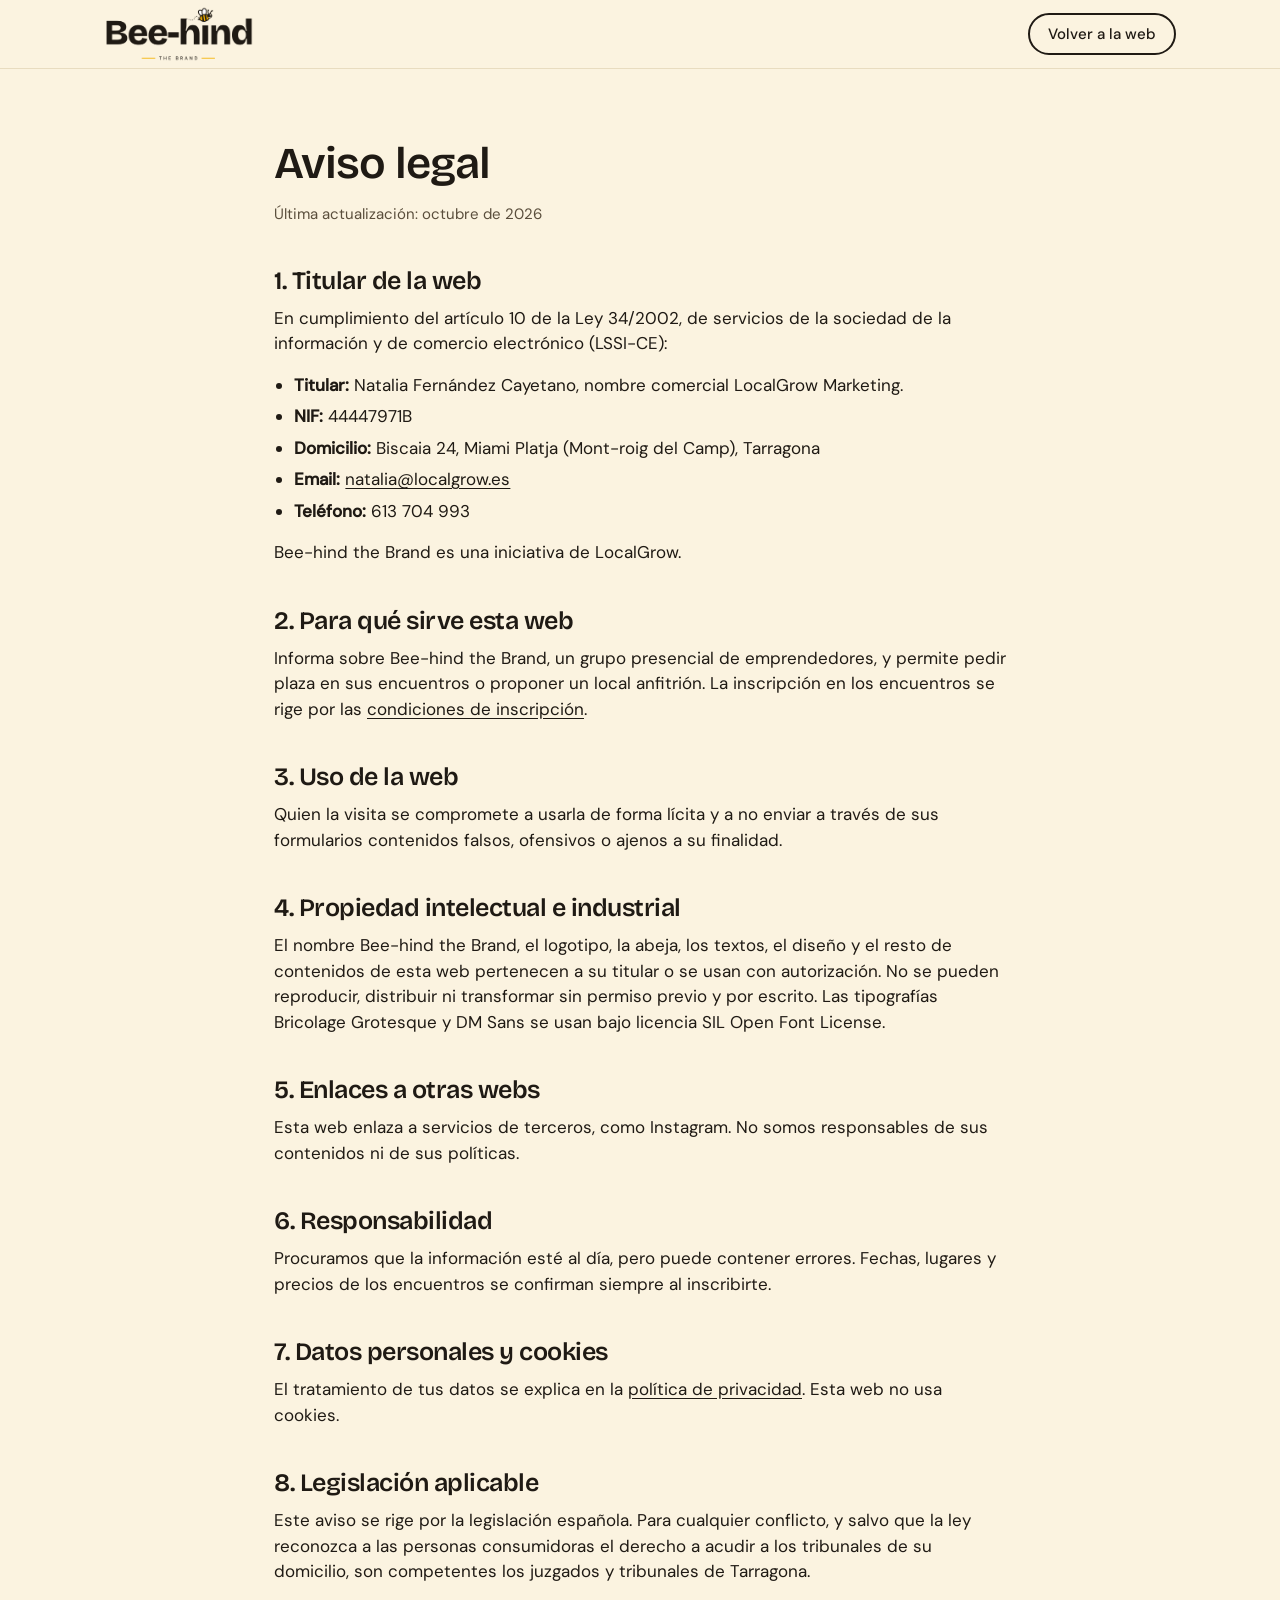
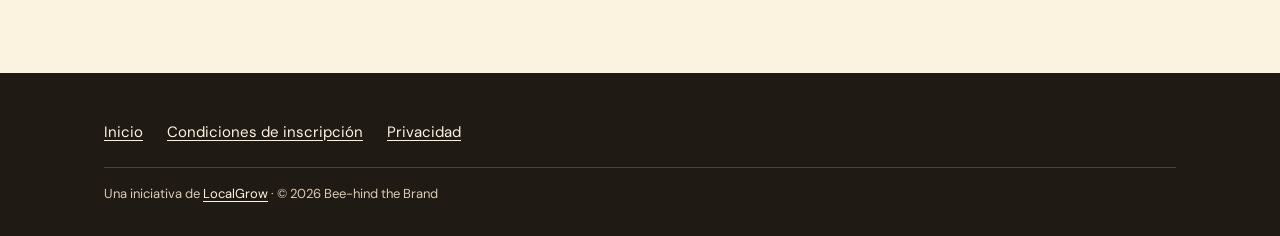
<file: aviso-legal.html>
<!doctype html>
<html lang="es">
<head>
  <meta charset="utf-8">
  <meta name="viewport" content="width=device-width, initial-scale=1">
  <title>Aviso legal · Bee-hind the Brand</title>
  <meta name="description" content="Información legal del sitio web de Bee-hind the Brand.">
  <meta name="robots" content="noindex, follow">
  <link rel="icon" href="abeja-bee-hind-the-brand.svg" type="image/svg+xml">
  <link rel="icon" href="favicon-32.png" type="image/png" sizes="32x32">
  <link rel="stylesheet" href="style.css">
  <!-- BORRADOR. Revisa los datos entre [corchetes] y que tu gestor o asesor legal lo valide antes de publicar. -->
</head>
<body>
  <header class="site-header">
    <div class="wrap">
      <a class="brand" href="index.html"><img src="logo-bee-hind-the-brand.png" width="708" height="265" alt="Bee-hind the Brand, volver al inicio"></a>
      <a class="btn btn--ghost btn--sm" href="index.html">Volver a la web</a>
    </div>
  </header>

  <main class="doc">
    <div class="wrap">
      <h1>Aviso legal</h1>
      <p class="updated">Última actualización: octubre de 2026</p>

      <h2>1. Titular de la web</h2>
      <p>En cumplimiento del artículo 10 de la Ley 34/2002, de servicios de la sociedad de la información y de comercio electrónico (LSSI-CE):</p>
      <ul>
        <li><strong>Titular:</strong> Natalia Fernández Cayetano, nombre comercial LocalGrow Marketing.</li>
        <li><strong>NIF:</strong> 44447971B</li>
        <li><strong>Domicilio:</strong> Biscaia 24, Miami Platja (Mont-roig del Camp), Tarragona</li>
        <li><strong>Email:</strong> <a href="mailto:natalia@localgrow.es">natalia@localgrow.es</a></li>
        <li><strong>Teléfono:</strong> 613 704 993</li>
      </ul>
      <p>Bee-hind the Brand es una iniciativa de LocalGrow.</p>

      <h2>2. Para qué sirve esta web</h2>
      <p>Informa sobre Bee-hind the Brand, un grupo presencial de emprendedores, y permite pedir plaza en sus encuentros o proponer un local anfitrión. La inscripción en los encuentros se rige por las <a href="condiciones.html">condiciones de inscripción</a>.</p>

      <h2>3. Uso de la web</h2>
      <p>Quien la visita se compromete a usarla de forma lícita y a no enviar a través de sus formularios contenidos falsos, ofensivos o ajenos a su finalidad.</p>

      <h2>4. Propiedad intelectual e industrial</h2>
      <p>El nombre Bee-hind the Brand, el logotipo, la abeja, los textos, el diseño y el resto de contenidos de esta web pertenecen a su titular o se usan con autorización. No se pueden reproducir, distribuir ni transformar sin permiso previo y por escrito. Las tipografías Bricolage Grotesque y DM Sans se usan bajo licencia SIL Open Font License.</p>

      <h2>5. Enlaces a otras webs</h2>
      <p>Esta web enlaza a servicios de terceros, como Instagram. No somos responsables de sus contenidos ni de sus políticas.</p>

      <h2>6. Responsabilidad</h2>
      <p>Procuramos que la información esté al día, pero puede contener errores. Fechas, lugares y precios de los encuentros se confirman siempre al inscribirte.</p>

      <h2>7. Datos personales y cookies</h2>
      <p>El tratamiento de tus datos se explica en la <a href="privacidad.html">política de privacidad</a>. Esta web no usa cookies.</p>

      <h2>8. Legislación aplicable</h2>
      <p>Este aviso se rige por la legislación española. Para cualquier conflicto, y salvo que la ley reconozca a las personas consumidoras el derecho a acudir a los tribunales de su domicilio, son competentes los juzgados y tribunales de Tarragona.</p>
    </div>
  </main>

  <footer class="site-footer">
    <div class="wrap">
      <nav class="foot-links" aria-label="Pie de página">
        <a href="index.html">Inicio</a>
        <a href="condiciones.html">Condiciones de inscripción</a>
        <a href="privacidad.html">Privacidad</a>
      </nav>
      <p class="legal-line">Una iniciativa de <a href="https://localgrow.es" target="_blank" rel="noopener">LocalGrow</a> · © 2026 Bee-hind the Brand</p>
    </div>
  </footer>
</body>
</html>
</file>
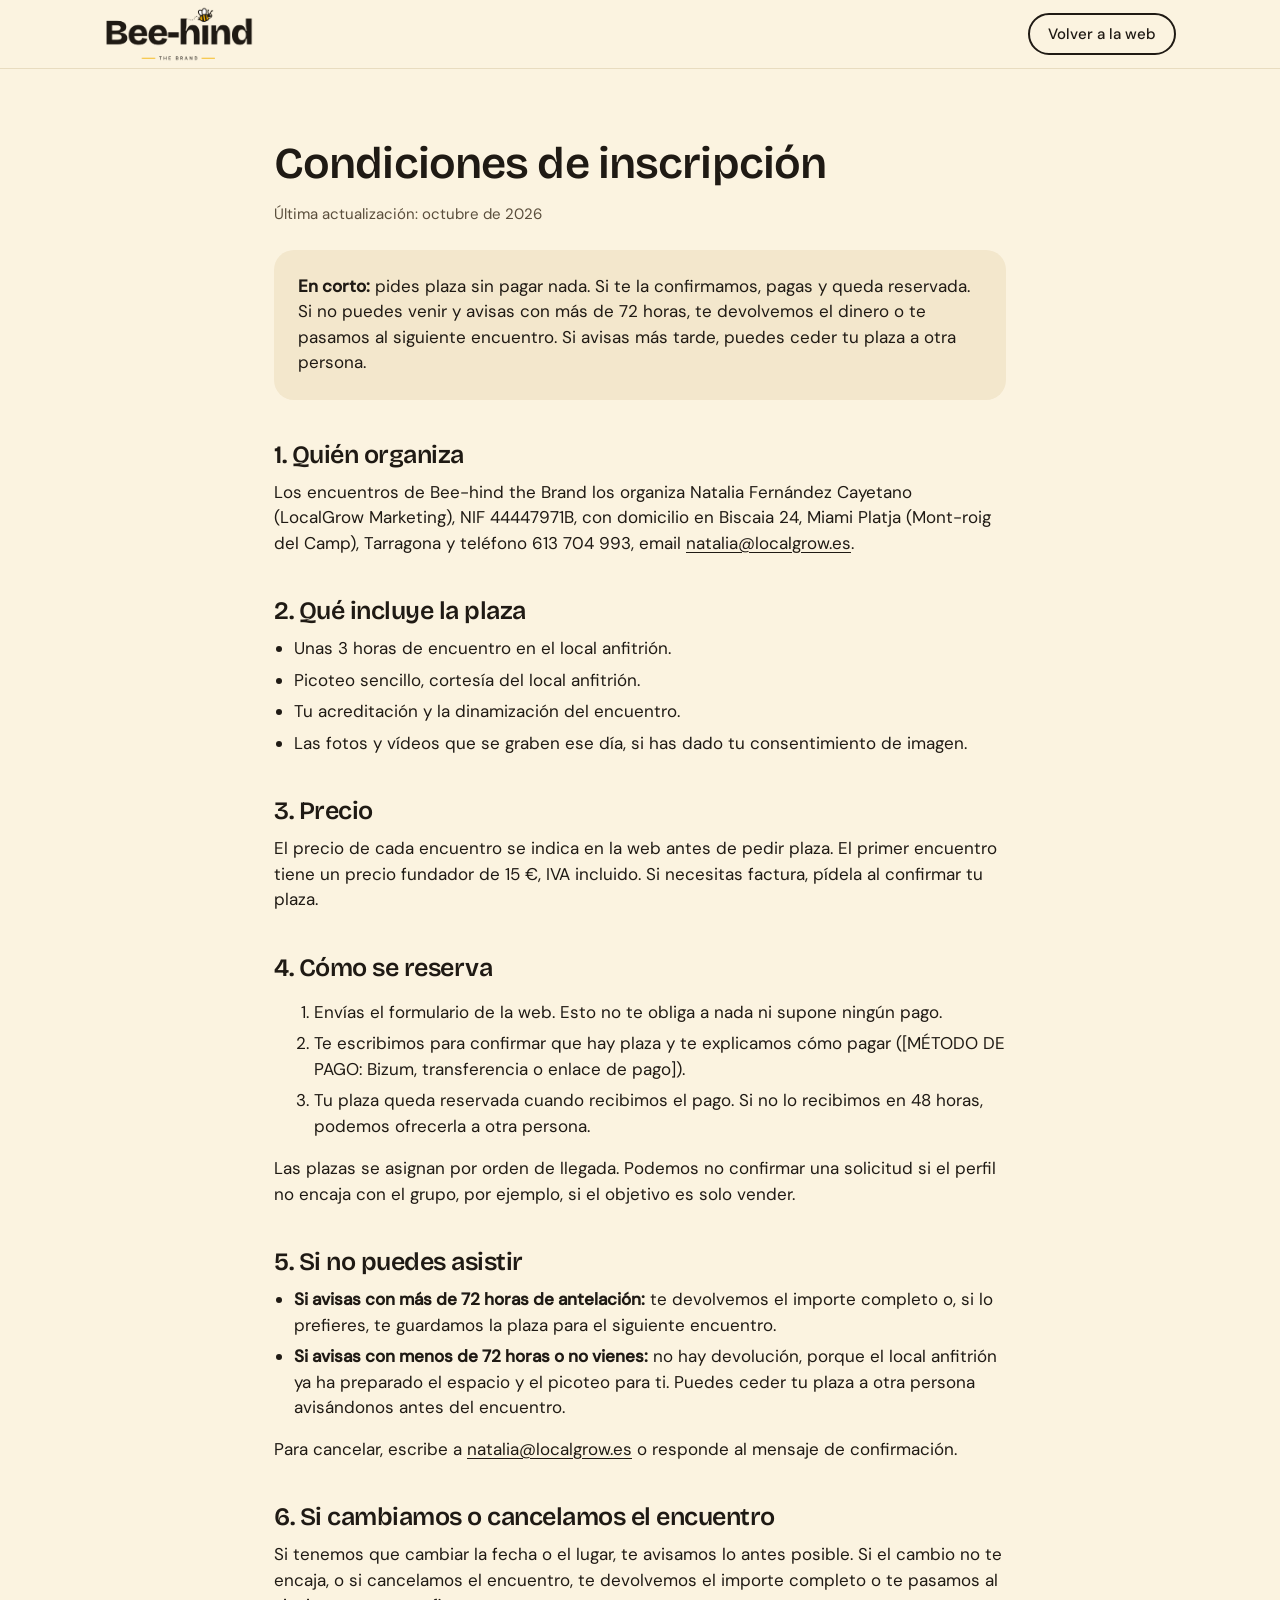
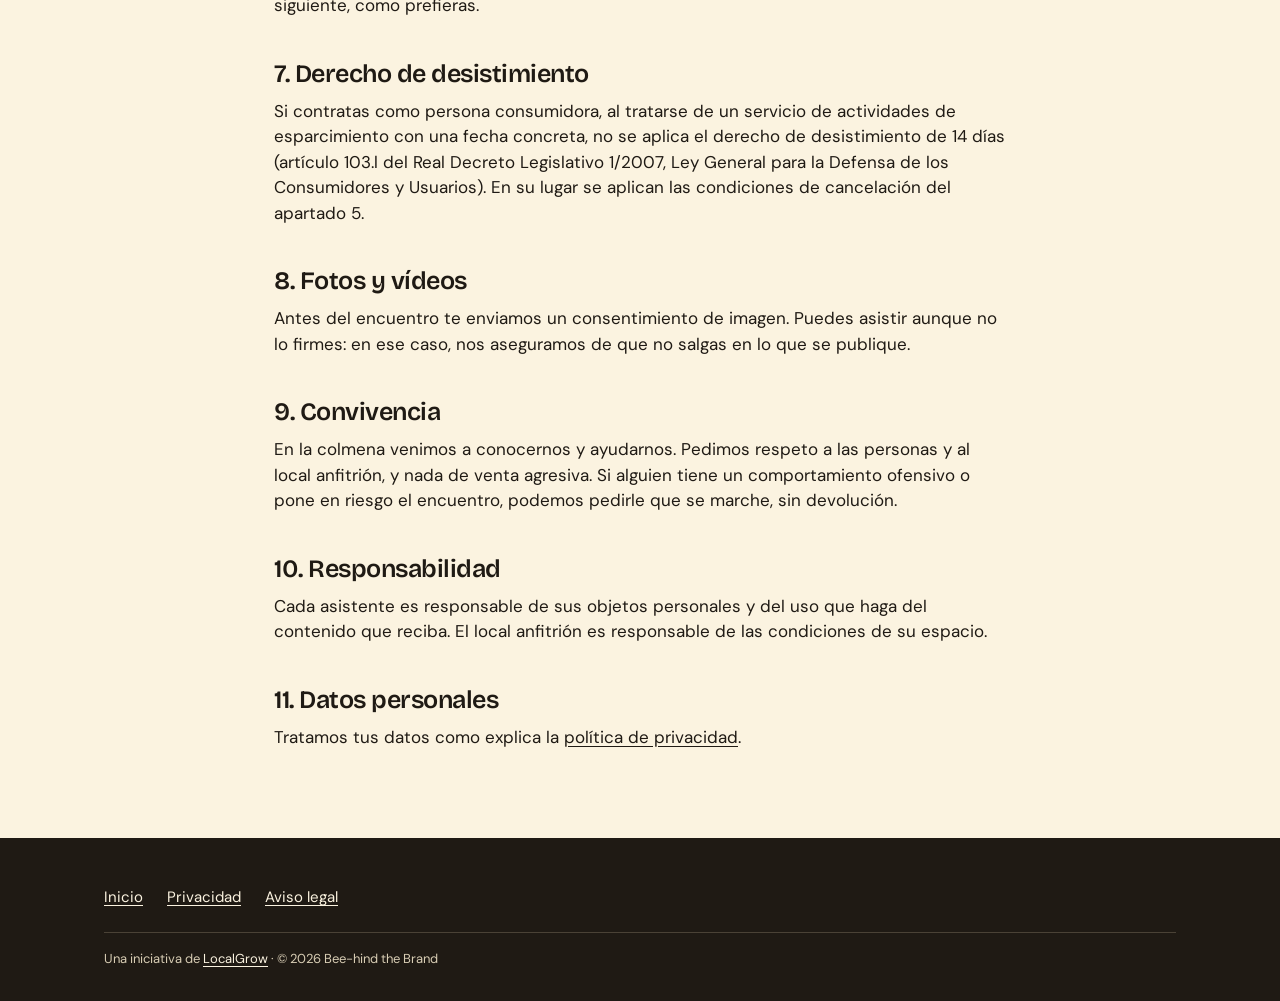
<file: condiciones.html>
<!doctype html>
<html lang="es">
<head>
  <meta charset="utf-8">
  <meta name="viewport" content="width=device-width, initial-scale=1">
  <title>Condiciones de inscripción · Bee-hind the Brand</title>
  <meta name="description" content="Condiciones de inscripción, pago y cancelación de los encuentros de Bee-hind the Brand.">
  <meta name="robots" content="noindex, follow">
  <link rel="icon" href="abeja-bee-hind-the-brand.svg" type="image/svg+xml">
  <link rel="icon" href="favicon-32.png" type="image/png" sizes="32x32">
  <link rel="stylesheet" href="style.css">
  <!--
    BORRADOR. Los plazos de pago y cancelación (48 h y 72 h) son una propuesta: cámbialos si prefieres otros
    y que tu gestor o asesor legal valide el texto antes de publicar.
  -->
</head>
<body>
  <header class="site-header">
    <div class="wrap">
      <a class="brand" href="index.html"><img src="logo-bee-hind-the-brand.png" width="708" height="265" alt="Bee-hind the Brand, volver al inicio"></a>
      <a class="btn btn--ghost btn--sm" href="index.html">Volver a la web</a>
    </div>
  </header>

  <main class="doc">
    <div class="wrap">
      <h1>Condiciones de inscripción</h1>
      <p class="updated">Última actualización: octubre de 2026</p>

      <div class="summary-box">
        <p><strong>En corto:</strong> pides plaza sin pagar nada. Si te la confirmamos, pagas y queda reservada. Si no puedes venir y avisas con más de 72 horas, te devolvemos el dinero o te pasamos al siguiente encuentro. Si avisas más tarde, puedes ceder tu plaza a otra persona.</p>
      </div>

      <h2>1. Quién organiza</h2>
      <p>Los encuentros de Bee-hind the Brand los organiza Natalia Fernández Cayetano (LocalGrow Marketing), NIF 44447971B, con domicilio en Biscaia 24, Miami Platja (Mont-roig del Camp), Tarragona y teléfono 613 704 993, email <a href="mailto:natalia@localgrow.es">natalia@localgrow.es</a>.</p>

      <h2>2. Qué incluye la plaza</h2>
      <ul>
        <li>Unas 3 horas de encuentro en el local anfitrión.</li>
        <li>Picoteo sencillo, cortesía del local anfitrión.</li>
        <li>Tu acreditación y la dinamización del encuentro.</li>
        <li>Las fotos y vídeos que se graben ese día, si has dado tu consentimiento de imagen.</li>
      </ul>

      <h2>3. Precio</h2>
      <p>El precio de cada encuentro se indica en la web antes de pedir plaza. El primer encuentro tiene un precio fundador de 15 €, IVA incluido. Si necesitas factura, pídela al confirmar tu plaza.</p>

      <h2>4. Cómo se reserva</h2>
      <ol>
        <li>Envías el formulario de la web. Esto no te obliga a nada ni supone ningún pago.</li>
        <li>Te escribimos para confirmar que hay plaza y te explicamos cómo pagar ([MÉTODO DE PAGO: Bizum, transferencia o enlace de pago]).</li>
        <li>Tu plaza queda reservada cuando recibimos el pago. Si no lo recibimos en 48 horas, podemos ofrecerla a otra persona.</li>
      </ol>
      <p>Las plazas se asignan por orden de llegada. Podemos no confirmar una solicitud si el perfil no encaja con el grupo, por ejemplo, si el objetivo es solo vender.</p>

      <h2>5. Si no puedes asistir</h2>
      <ul>
        <li><strong>Si avisas con más de 72 horas de antelación:</strong> te devolvemos el importe completo o, si lo prefieres, te guardamos la plaza para el siguiente encuentro.</li>
        <li><strong>Si avisas con menos de 72 horas o no vienes:</strong> no hay devolución, porque el local anfitrión ya ha preparado el espacio y el picoteo para ti. Puedes ceder tu plaza a otra persona avisándonos antes del encuentro.</li>
      </ul>
      <p>Para cancelar, escribe a <a href="mailto:natalia@localgrow.es">natalia@localgrow.es</a> o responde al mensaje de confirmación.</p>

      <h2>6. Si cambiamos o cancelamos el encuentro</h2>
      <p>Si tenemos que cambiar la fecha o el lugar, te avisamos lo antes posible. Si el cambio no te encaja, o si cancelamos el encuentro, te devolvemos el importe completo o te pasamos al siguiente, como prefieras.</p>

      <h2>7. Derecho de desistimiento</h2>
      <p>Si contratas como persona consumidora, al tratarse de un servicio de actividades de esparcimiento con una fecha concreta, no se aplica el derecho de desistimiento de 14 días (artículo 103.l del Real Decreto Legislativo 1/2007, Ley General para la Defensa de los Consumidores y Usuarios). En su lugar se aplican las condiciones de cancelación del apartado 5.</p>

      <h2>8. Fotos y vídeos</h2>
      <p>Antes del encuentro te enviamos un consentimiento de imagen. Puedes asistir aunque no lo firmes: en ese caso, nos aseguramos de que no salgas en lo que se publique.</p>

      <h2>9. Convivencia</h2>
      <p>En la colmena venimos a conocernos y ayudarnos. Pedimos respeto a las personas y al local anfitrión, y nada de venta agresiva. Si alguien tiene un comportamiento ofensivo o pone en riesgo el encuentro, podemos pedirle que se marche, sin devolución.</p>

      <h2>10. Responsabilidad</h2>
      <p>Cada asistente es responsable de sus objetos personales y del uso que haga del contenido que reciba. El local anfitrión es responsable de las condiciones de su espacio.</p>

      <h2>11. Datos personales</h2>
      <p>Tratamos tus datos como explica la <a href="privacidad.html">política de privacidad</a>.</p>
    </div>
  </main>

  <footer class="site-footer">
    <div class="wrap">
      <nav class="foot-links" aria-label="Pie de página">
        <a href="index.html">Inicio</a>
        <a href="privacidad.html">Privacidad</a>
        <a href="aviso-legal.html">Aviso legal</a>
      </nav>
      <p class="legal-line">Una iniciativa de <a href="https://localgrow.es" target="_blank" rel="noopener">LocalGrow</a> · © 2026 Bee-hind the Brand</p>
    </div>
  </footer>
</body>
</html>
</file>
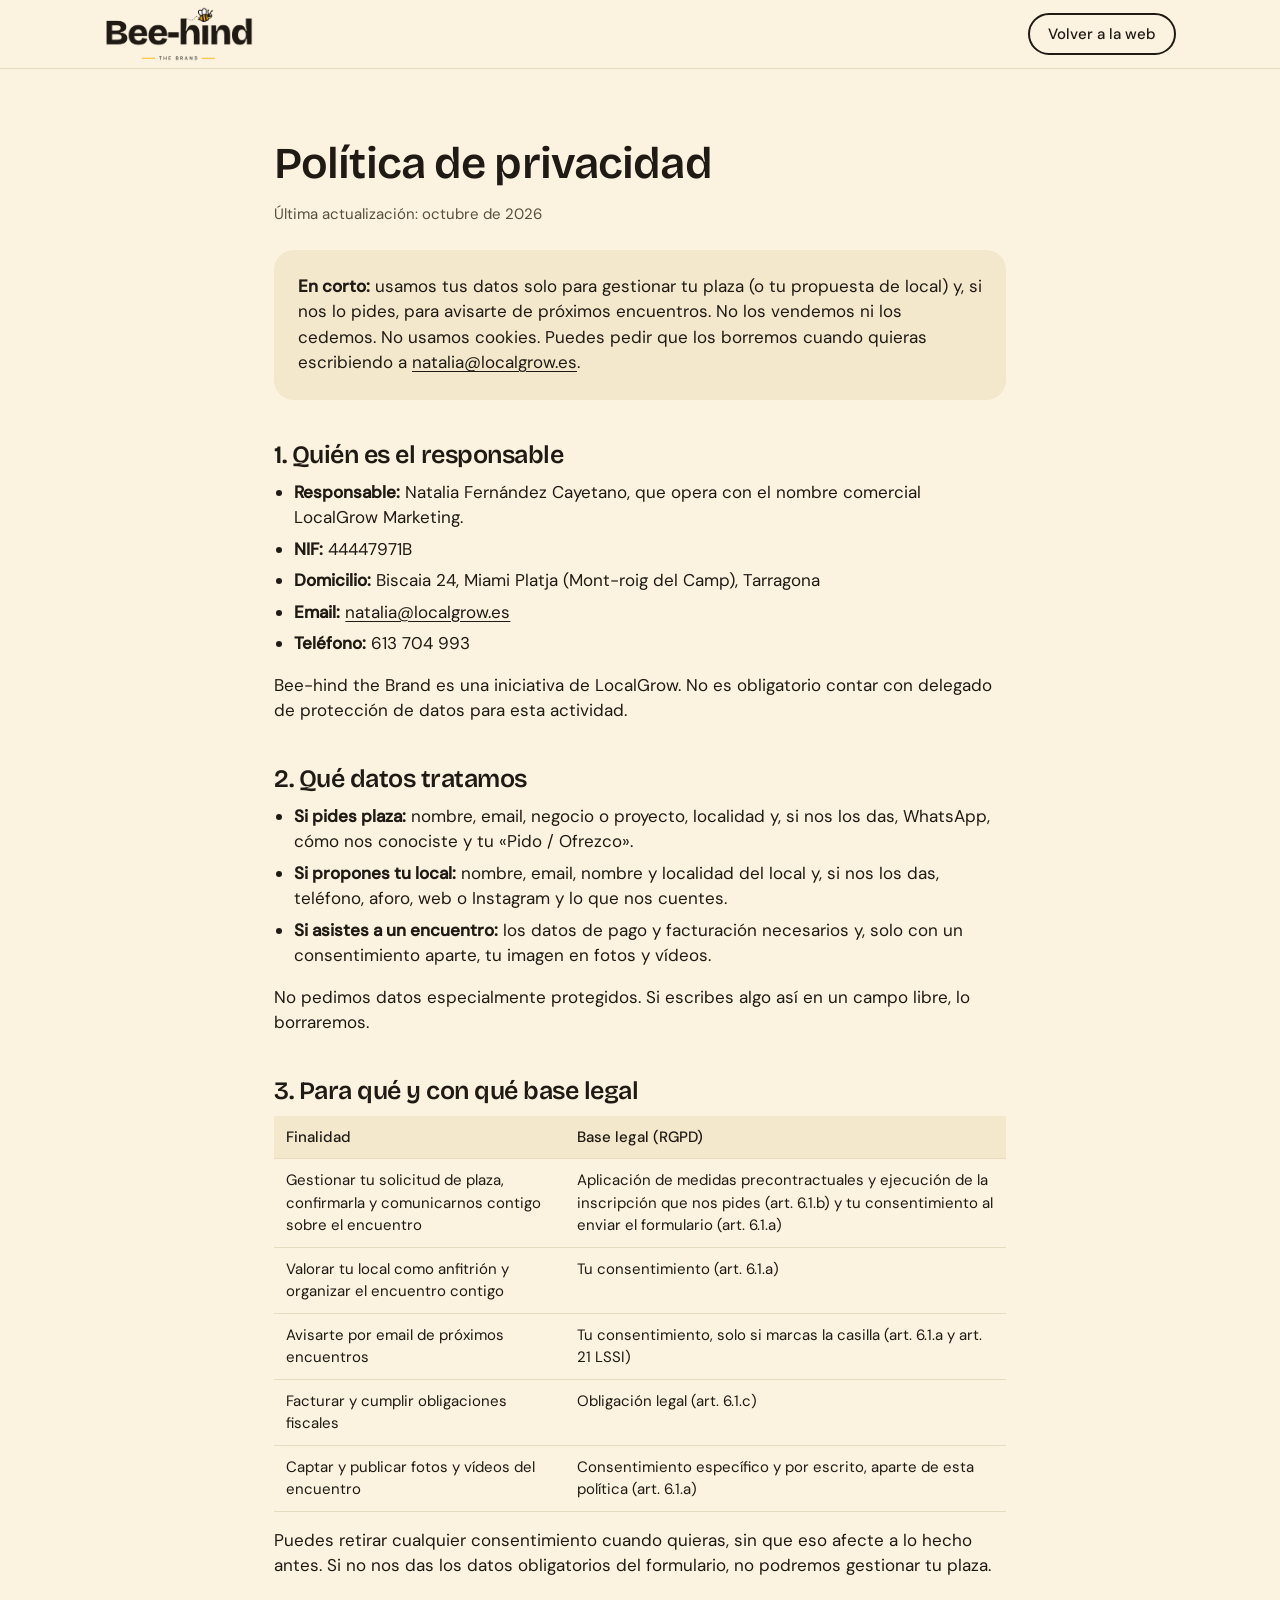
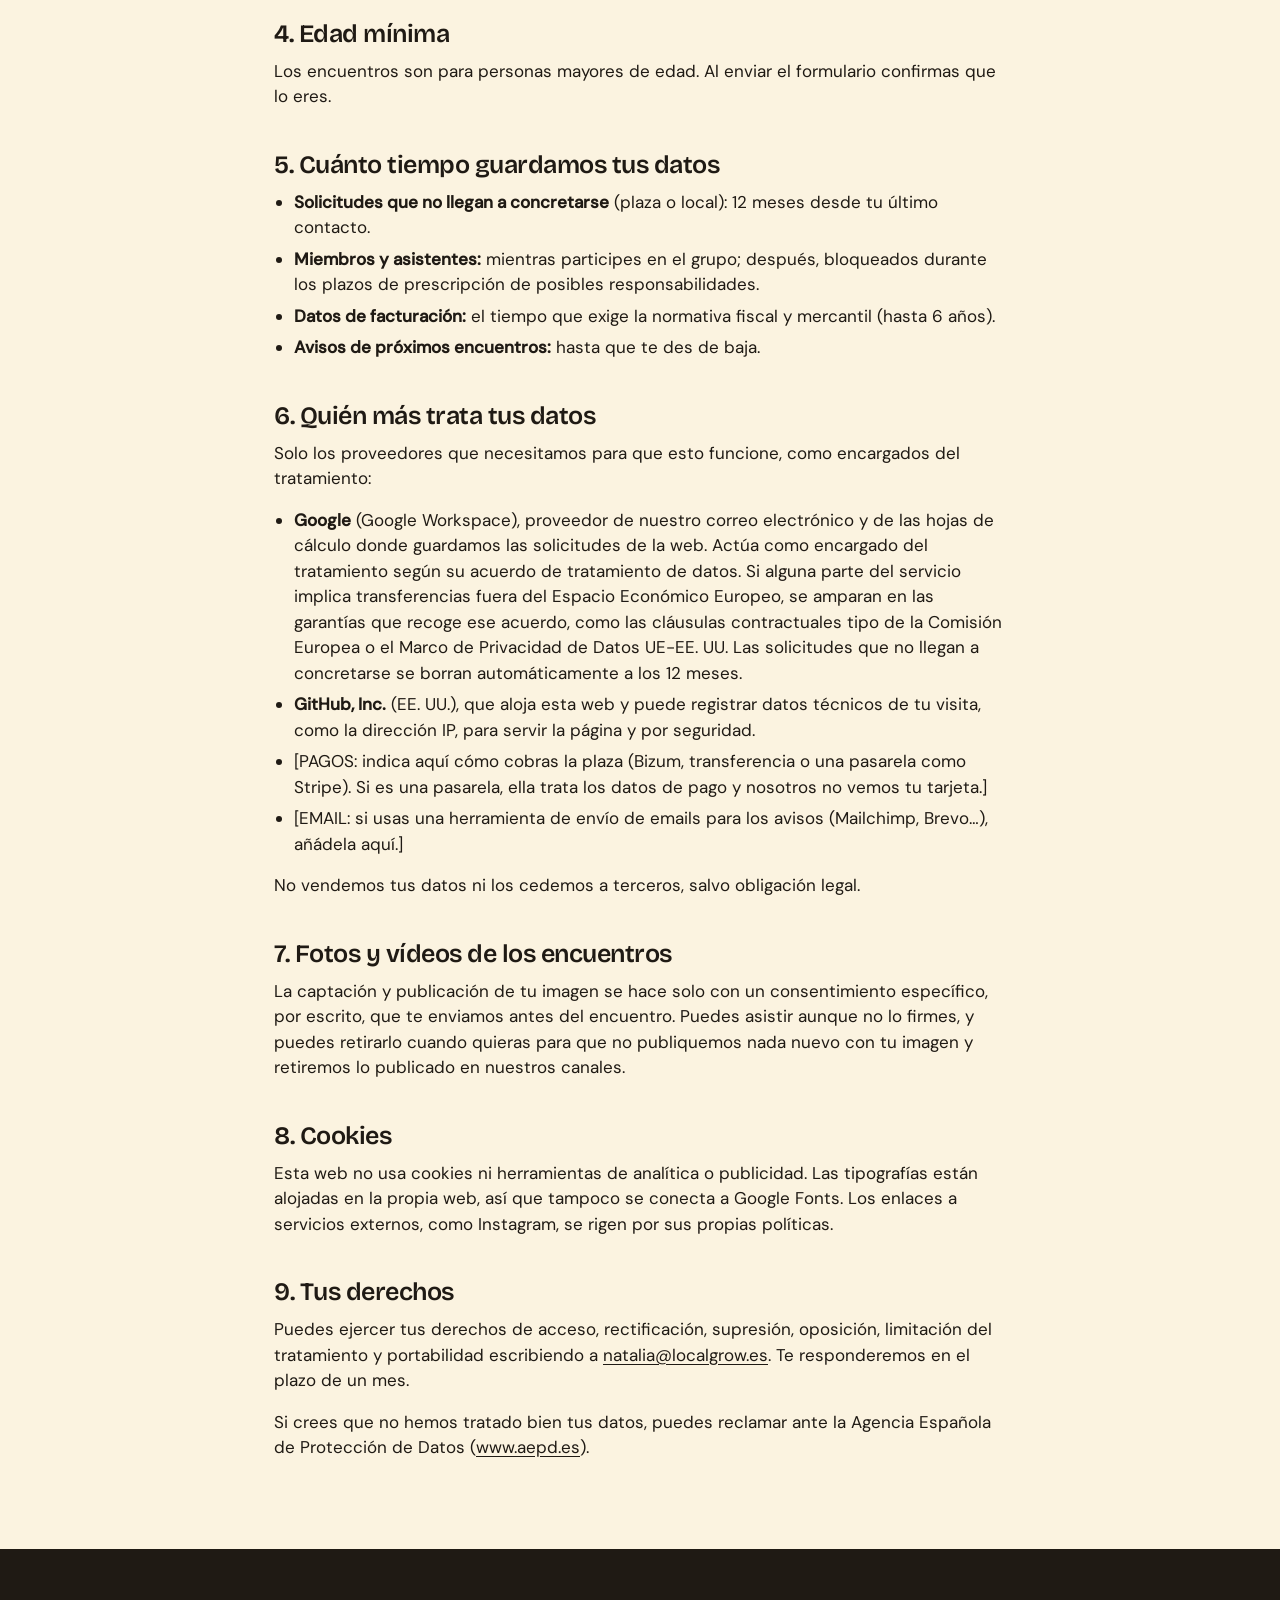
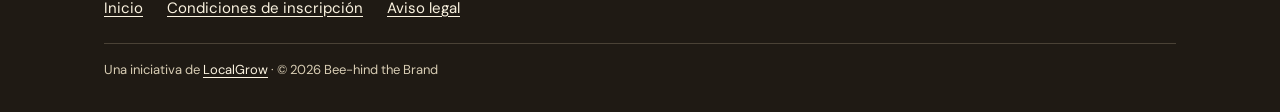
<file: privacidad.html>
<!doctype html>
<html lang="es">
<head>
  <meta charset="utf-8">
  <meta name="viewport" content="width=device-width, initial-scale=1">
  <title>Política de privacidad · Bee-hind the Brand</title>
  <meta name="description" content="Cómo trata Bee-hind the Brand tus datos personales.">
  <meta name="robots" content="noindex, follow">
  <link rel="icon" href="abeja-bee-hind-the-brand.svg" type="image/svg+xml">
  <link rel="icon" href="favicon-32.png" type="image/png" sizes="32x32">
  <link rel="stylesheet" href="style.css">
  <!--
    BORRADOR. Revisa los datos entre [corchetes] y que tu gestor o asesor legal lo valide antes de publicar.
    Si cambias de herramienta (pagos, newsletter, analítica), actualiza los apartados 6 y 8.
  -->
</head>
<body>
  <header class="site-header">
    <div class="wrap">
      <a class="brand" href="index.html"><img src="logo-bee-hind-the-brand.png" width="708" height="265" alt="Bee-hind the Brand, volver al inicio"></a>
      <a class="btn btn--ghost btn--sm" href="index.html">Volver a la web</a>
    </div>
  </header>

  <main class="doc">
    <div class="wrap">
      <h1>Política de privacidad</h1>
      <p class="updated">Última actualización: octubre de 2026</p>

      <div class="summary-box">
        <p><strong>En corto:</strong> usamos tus datos solo para gestionar tu plaza (o tu propuesta de local) y, si nos lo pides, para avisarte de próximos encuentros. No los vendemos ni los cedemos. No usamos cookies. Puedes pedir que los borremos cuando quieras escribiendo a <a href="mailto:natalia@localgrow.es">natalia@localgrow.es</a>.</p>
      </div>

      <h2>1. Quién es el responsable</h2>
      <ul>
        <li><strong>Responsable:</strong> Natalia Fernández Cayetano, que opera con el nombre comercial LocalGrow Marketing.</li>
        <li><strong>NIF:</strong> 44447971B</li>
        <li><strong>Domicilio:</strong> Biscaia 24, Miami Platja (Mont-roig del Camp), Tarragona</li>
        <li><strong>Email:</strong> <a href="mailto:natalia@localgrow.es">natalia@localgrow.es</a></li>
        <li><strong>Teléfono:</strong> 613 704 993</li>
      </ul>
      <p>Bee-hind the Brand es una iniciativa de LocalGrow. No es obligatorio contar con delegado de protección de datos para esta actividad.</p>

      <h2>2. Qué datos tratamos</h2>
      <ul>
        <li><strong>Si pides plaza:</strong> nombre, email, negocio o proyecto, localidad y, si nos los das, WhatsApp, cómo nos conociste y tu «Pido / Ofrezco».</li>
        <li><strong>Si propones tu local:</strong> nombre, email, nombre y localidad del local y, si nos los das, teléfono, aforo, web o Instagram y lo que nos cuentes.</li>
        <li><strong>Si asistes a un encuentro:</strong> los datos de pago y facturación necesarios y, solo con un consentimiento aparte, tu imagen en fotos y vídeos.</li>
      </ul>
      <p>No pedimos datos especialmente protegidos. Si escribes algo así en un campo libre, lo borraremos.</p>

      <h2>3. Para qué y con qué base legal</h2>
      <div class="table-scroll">
        <table>
          <thead><tr><th>Finalidad</th><th>Base legal (RGPD)</th></tr></thead>
          <tbody>
            <tr><td>Gestionar tu solicitud de plaza, confirmarla y comunicarnos contigo sobre el encuentro</td><td>Aplicación de medidas precontractuales y ejecución de la inscripción que nos pides (art. 6.1.b) y tu consentimiento al enviar el formulario (art. 6.1.a)</td></tr>
            <tr><td>Valorar tu local como anfitrión y organizar el encuentro contigo</td><td>Tu consentimiento (art. 6.1.a)</td></tr>
            <tr><td>Avisarte por email de próximos encuentros</td><td>Tu consentimiento, solo si marcas la casilla (art. 6.1.a y art. 21 LSSI)</td></tr>
            <tr><td>Facturar y cumplir obligaciones fiscales</td><td>Obligación legal (art. 6.1.c)</td></tr>
            <tr><td>Captar y publicar fotos y vídeos del encuentro</td><td>Consentimiento específico y por escrito, aparte de esta política (art. 6.1.a)</td></tr>
          </tbody>
        </table>
      </div>
      <p>Puedes retirar cualquier consentimiento cuando quieras, sin que eso afecte a lo hecho antes. Si no nos das los datos obligatorios del formulario, no podremos gestionar tu plaza.</p>

      <h2>4. Edad mínima</h2>
      <p>Los encuentros son para personas mayores de edad. Al enviar el formulario confirmas que lo eres.</p>

      <h2>5. Cuánto tiempo guardamos tus datos</h2>
      <ul>
        <li><strong>Solicitudes que no llegan a concretarse</strong> (plaza o local): 12 meses desde tu último contacto.</li>
        <li><strong>Miembros y asistentes:</strong> mientras participes en el grupo; después, bloqueados durante los plazos de prescripción de posibles responsabilidades.</li>
        <li><strong>Datos de facturación:</strong> el tiempo que exige la normativa fiscal y mercantil (hasta 6 años).</li>
        <li><strong>Avisos de próximos encuentros:</strong> hasta que te des de baja.</li>
      </ul>

      <h2>6. Quién más trata tus datos</h2>
      <p>Solo los proveedores que necesitamos para que esto funcione, como encargados del tratamiento:</p>
      <ul>
        <li><strong>Google</strong> (Google Workspace), proveedor de nuestro correo electrónico y de las hojas de cálculo donde guardamos las solicitudes de la web. Actúa como encargado del tratamiento según su acuerdo de tratamiento de datos. Si alguna parte del servicio implica transferencias fuera del Espacio Económico Europeo, se amparan en las garantías que recoge ese acuerdo, como las cláusulas contractuales tipo de la Comisión Europea o el Marco de Privacidad de Datos UE-EE. UU. Las solicitudes que no llegan a concretarse se borran automáticamente a los 12 meses.</li>
        <li><strong>GitHub, Inc.</strong> (EE. UU.), que aloja esta web y puede registrar datos técnicos de tu visita, como la dirección IP, para servir la página y por seguridad.</li>
        <li>[PAGOS: indica aquí cómo cobras la plaza (Bizum, transferencia o una pasarela como Stripe). Si es una pasarela, ella trata los datos de pago y nosotros no vemos tu tarjeta.]</li>
        <li>[EMAIL: si usas una herramienta de envío de emails para los avisos (Mailchimp, Brevo…), añádela aquí.]</li>
      </ul>
      <p>No vendemos tus datos ni los cedemos a terceros, salvo obligación legal.</p>

      <h2>7. Fotos y vídeos de los encuentros</h2>
      <p>La captación y publicación de tu imagen se hace solo con un consentimiento específico, por escrito, que te enviamos antes del encuentro. Puedes asistir aunque no lo firmes, y puedes retirarlo cuando quieras para que no publiquemos nada nuevo con tu imagen y retiremos lo publicado en nuestros canales.</p>

      <h2>8. Cookies</h2>
      <p>Esta web no usa cookies ni herramientas de analítica o publicidad. Las tipografías están alojadas en la propia web, así que tampoco se conecta a Google Fonts. Los enlaces a servicios externos, como Instagram, se rigen por sus propias políticas.</p>

      <h2>9. Tus derechos</h2>
      <p>Puedes ejercer tus derechos de acceso, rectificación, supresión, oposición, limitación del tratamiento y portabilidad escribiendo a <a href="mailto:natalia@localgrow.es">natalia@localgrow.es</a>. Te responderemos en el plazo de un mes.</p>
      <p>Si crees que no hemos tratado bien tus datos, puedes reclamar ante la Agencia Española de Protección de Datos (<a href="https://www.aepd.es" target="_blank" rel="noopener">www.aepd.es</a>).</p>
    </div>
  </main>

  <footer class="site-footer">
    <div class="wrap">
      <nav class="foot-links" aria-label="Pie de página">
        <a href="index.html">Inicio</a>
        <a href="condiciones.html">Condiciones de inscripción</a>
        <a href="aviso-legal.html">Aviso legal</a>
      </nav>
      <p class="legal-line">Una iniciativa de <a href="https://localgrow.es" target="_blank" rel="noopener">LocalGrow</a> · © 2026 Bee-hind the Brand</p>
    </div>
  </footer>
</body>
</html>
</file>
<file: style.css>
/* Bee-hind the Brand · estilos
   Tokens del sistema de diseño de Bee-hind (miel, negro colmena, crema, cera, tierra).
   Proporción de marca: 60 % crema · 30 % negro colmena · 10 % miel. */

/* ---------- Tipografías (alojadas en la propia web: sin Google Fonts) ---------- */
@font-face {
  font-family: "Bricolage Grotesque";
  src: url("bricolage-grotesque-latin-600-normal.woff2") format("woff2");
  font-weight: 600; font-style: normal; font-display: swap;
}
@font-face {
  font-family: "DM Sans";
  src: url("dm-sans-latin-400-normal.woff2") format("woff2");
  font-weight: 400; font-style: normal; font-display: swap;
}
@font-face {
  font-family: "DM Sans";
  src: url("dm-sans-latin-500-normal.woff2") format("woff2");
  font-weight: 500; font-style: normal; font-display: swap;
}

:root {
  --miel: #f5b301;
  --negro-colmena: #1f1a14;
  --crema: #fbf3e0;
  --cera: #f3e7cc;
  --tierra: #5a4e3c;
  --blanco: #ffffff;
  --borde: #e8dcc0;
  --crema-suave: #d8cdb4; /* texto secundario sobre negro colmena (10:1) */

  --display: "Bricolage Grotesque", system-ui, sans-serif;
  --sans: "DM Sans", system-ui, sans-serif;

  --space-2: 8px;
  --space-4: 16px;
  --space-6: 24px;
  --space-10: 40px;
  --radius-s: 8px;
  --radius-l: 20px;
  --radius-pill: 999px;

  --max: 1120px;
  --header-h: 68px;
  --hex: polygon(25% 3%, 75% 3%, 100% 50%, 75% 97%, 25% 97%, 0 50%);
}

*, *::before, *::after { box-sizing: border-box; }
html { -webkit-text-size-adjust: 100%; }
@media (prefers-reduced-motion: no-preference) { html { scroll-behavior: smooth; } }

body {
  margin: 0;
  background: var(--crema);
  color: var(--negro-colmena);
  font-family: var(--sans);
  font-size: 17px;
  line-height: 1.5;
  overflow-x: hidden;
}

img, svg { max-width: 100%; height: auto; display: block; }
a { color: inherit; text-underline-offset: 3px; }
[id] { scroll-margin-top: calc(var(--header-h) + 8px); }

:focus-visible { outline: 3px solid var(--negro-colmena); outline-offset: 3px; border-radius: 4px; }

.skip {
  position: absolute; left: -999px; top: 8px; z-index: 100;
  background: var(--negro-colmena); color: var(--crema);
  padding: 10px 16px; border-radius: var(--radius-pill);
}
.skip:focus { left: 8px; }

.wrap { width: 100%; max-width: var(--max); margin-inline: auto; padding-inline: var(--space-4); }
@media (min-width: 700px) { .wrap { padding-inline: var(--space-6); } }

.visually-hidden {
  position: absolute !important; width: 1px; height: 1px; padding: 0; margin: -1px;
  overflow: hidden; clip: rect(0 0 0 0); white-space: nowrap; border: 0;
}

/* ---------- Tipografía ---------- */
h1, h2, h3 { font-family: var(--display); font-weight: 600; margin: 0; letter-spacing: -0.02em; text-wrap: balance; }
h2 { font-size: clamp(28px, 4.2vw, 40px); line-height: 1.12; }
h3 { font-size: 23px; line-height: 1.15; letter-spacing: -0.02em; }
p { margin: 0 0 var(--space-4); }

.overline {
  font-family: var(--sans); font-weight: 500;
  font-size: 13px; line-height: 18px;
  letter-spacing: 0.24em; text-transform: uppercase;
  color: var(--tierra); margin: 0 0 var(--space-4);
}
@media (min-width: 700px) { .overline { letter-spacing: 0.36em; } }
.lead { font-size: 19px; line-height: 1.5; max-width: 34em; }
.muted { color: var(--tierra); }

/* ---------- Botones ---------- */
.btn {
  display: inline-flex; align-items: center; justify-content: center; gap: 10px;
  min-height: 48px; padding: 12px 28px;
  border-radius: var(--radius-pill);
  background: var(--miel); color: var(--negro-colmena);
  border: 2px solid var(--negro-colmena);
  font-family: var(--sans); font-weight: 500; font-size: 16px; line-height: 20px;
  text-decoration: none; text-align: center; cursor: pointer;
  box-shadow: 0 4px 0 var(--negro-colmena);
  transition: transform .15s ease, box-shadow .15s ease, background .15s ease;
}
.btn:hover { transform: translateY(-2px); box-shadow: 0 6px 0 var(--negro-colmena); }
.btn:active { transform: translateY(3px); box-shadow: 0 1px 0 var(--negro-colmena); }
.btn--ghost { background: transparent; box-shadow: none; }
.btn--ghost:hover { background: var(--cera); box-shadow: none; }
.btn--dark { background: var(--negro-colmena); color: var(--crema); box-shadow: 0 4px 0 var(--miel); }
.btn--dark:hover { box-shadow: 0 6px 0 var(--miel); }
.btn--sm { min-height: 42px; padding: 8px 18px; font-size: 15px; box-shadow: none; }
.btn--sm:hover { box-shadow: none; }
.btn-row { display: flex; flex-wrap: wrap; gap: 14px var(--space-4); margin-top: var(--space-6); }

/* ---------- Cabecera ---------- */
.site-header { position: sticky; top: 0; z-index: 50; background: var(--crema); border-bottom: 1px solid var(--borde); }
.site-header .wrap { display: flex; align-items: center; justify-content: space-between; gap: var(--space-4); min-height: var(--header-h); }
.brand { display: inline-flex; text-decoration: none; }
.brand img { width: 132px; height: auto; }
@media (min-width: 700px) { .brand img { width: 150px; } }
.nav { display: none; gap: 28px; align-items: center; }
.nav a { text-decoration: none; font-weight: 500; font-size: 15px; }
.nav a:hover { text-decoration: underline; text-underline-offset: 5px; text-decoration-thickness: 2px; }
@media (min-width: 900px) { .nav { display: flex; } }
.cta-short { display: inline; }
.cta-long { display: none; }
@media (min-width: 560px) { .cta-short { display: none; } .cta-long { display: inline; } }

/* ---------- Hero ---------- */
.hero { padding-block: clamp(36px, 6vw, 80px) clamp(48px, 7vw, 96px); }
.hero .wrap { display: grid; gap: var(--space-10); align-items: center; }
@media (min-width: 900px) { .hero .wrap { grid-template-columns: 1.3fr 0.7fr; gap: 48px; } }
.hero h1 { margin-bottom: var(--space-6); }
.h1-kicker {
  display: block; font-family: var(--sans); font-weight: 500;
  font-size: 13px; line-height: 18px; letter-spacing: 0.24em; text-transform: uppercase;
  color: var(--tierra); margin-bottom: var(--space-4);
}
@media (min-width: 700px) { .h1-kicker { letter-spacing: 0.36em; } }
.h1-main { display: block; font-size: clamp(36px, 5.2vw, 58px); line-height: 1.05; letter-spacing: -0.025em; }
.h1-main mark { background: none; color: inherit; position: relative; white-space: nowrap; isolation: isolate; }
.h1-main mark::after {
  content: ""; position: absolute; left: -2px; right: -2px; bottom: 0.06em; height: 0.26em;
  background: var(--miel); z-index: -1; border-radius: 3px;
}
.hero-facts { display: flex; flex-wrap: wrap; gap: 8px 18px; margin: var(--space-6) 0 0; padding: 0; list-style: none; color: var(--tierra); font-size: 15px; }
.hero-facts li { display: inline-flex; align-items: center; gap: 8px; }
.hero-facts li::before { content: ""; width: 10px; height: 9px; background: var(--miel); clip-path: var(--hex); }

.comb { position: relative; max-width: 440px; margin-inline: auto; width: 100%; }
.comb .panel { fill: var(--miel); }
.comb .hx { fill: var(--crema); }
.comb .hx--you { fill: var(--negro-colmena); }
.comb .hx-label { font-family: var(--display); font-weight: 600; font-size: 22px; fill: var(--miel); letter-spacing: -0.02em; }
.comb .trail { fill: none; stroke: var(--negro-colmena); stroke-width: 3; stroke-linecap: round; stroke-dasharray: 0 9; }
.comb figcaption { text-align: center; color: var(--tierra); font-size: 15px; margin-top: 6px; }
@media (prefers-reduced-motion: no-preference) {
  .comb .bee { animation: zumba 3.2s ease-in-out infinite; transform-origin: center; transform-box: fill-box; }
  @keyframes zumba { 0%,100% { transform: translateY(0) rotate(0deg); } 50% { transform: translateY(-7px) rotate(-3deg); } }
}

/* ---------- Banda de promesa ---------- */
.promise { background: var(--negro-colmena); color: var(--crema); padding-block: 22px; }
.promise ul { list-style: none; margin: 0; padding: 0; display: grid; gap: 12px; }
@media (min-width: 760px) { .promise ul { grid-template-columns: auto 1fr 1fr 1fr; align-items: center; gap: 28px; } }
.promise .promise-intro { font-weight: 500; color: var(--crema-suave); font-size: 15px; }
.promise li:not(.promise-intro) { display: flex; align-items: center; gap: 12px; font-family: var(--display); font-weight: 600; font-size: 20px; letter-spacing: -0.02em; line-height: 1.15; }
.promise li:not(.promise-intro)::before { content: ""; flex: none; width: 22px; height: 20px; background: var(--miel); clip-path: var(--hex); }

/* ---------- Secciones ---------- */
section { padding-block: clamp(60px, 8vw, 112px); }
.section-head { max-width: 42em; margin-bottom: var(--space-10); }
.section-head > p:not(.overline) { color: var(--tierra); font-size: 19px; line-height: 1.5; margin-top: var(--space-4); }
.band-cera { background: var(--cera); }

.cards { display: grid; gap: var(--space-4); }
@media (min-width: 760px) { .cards--3 { grid-template-columns: repeat(3, 1fr); } }
.card { background: var(--blanco); border: 1px solid var(--borde); border-radius: var(--radius-l); padding: var(--space-6); }
.card h3 { margin-bottom: var(--space-2); }
.card p { margin: 0; color: var(--tierra); }
.card .quote { font-family: var(--display); font-weight: 600; font-size: 15px; letter-spacing: 0; color: var(--tierra); margin-bottom: 10px; display: block; }
.closing { margin-top: var(--space-10); font-family: var(--display); font-weight: 600; font-size: clamp(22px, 3vw, 28px); line-height: 1.2; letter-spacing: -0.02em; max-width: 24em; }

/* ---------- Manifiesto ---------- */
.manifesto { background: var(--negro-colmena); color: var(--crema); position: relative; overflow: hidden; }
.manifesto .overline { color: var(--crema-suave); }
.manifesto blockquote { margin: 0; max-width: 30em; }
.manifesto blockquote p:first-child { font-family: var(--display); font-weight: 600; font-size: clamp(22px, 3vw, 32px); line-height: 1.25; letter-spacing: -0.015em; margin-bottom: 1em; }
.manifesto blockquote p:not(:first-child) { font-family: var(--body, "DM Sans", sans-serif); font-weight: 400; font-size: clamp(18px, 2.2vw, 22px); line-height: 1.55; color: var(--crema-suave, var(--crema)); }
.manifesto blockquote p:last-child { color: var(--crema); font-weight: 500; }
.manifesto blockquote p { margin: 0 0 0.7em; }
.manifesto blockquote p:last-child { margin: 0; }
.manifesto em { font-style: normal; color: var(--miel); }

/* ---------- Cómo es un encuentro (línea de tiempo) ---------- */
.flow { display: grid; gap: var(--space-10); }
@media (min-width: 960px) { .flow { grid-template-columns: 1.35fr 0.65fr; align-items: start; } }
.timeline { list-style: none; margin: 0; padding: 0; position: relative; }
.timeline li { position: relative; padding: 0 0 26px 64px; }
.timeline li:not(:last-child) {
  background-image: radial-gradient(circle, var(--negro-colmena) 1.6px, transparent 1.8px);
  background-size: 4px 9px; background-repeat: repeat-y; background-position: 21px 48px;
}
.timeline li:last-child { padding-bottom: 0; }
.timeline li::before {
  content: ""; position: absolute; left: 0; top: 0; width: 46px; height: 42px;
  background: var(--negro-colmena); clip-path: var(--hex);
}
.timeline li::after {
  content: ""; position: absolute; left: 4px; top: 4px; width: 38px; height: 34px;
  background: var(--crema); clip-path: var(--hex);
}
.timeline li.is-key::after { background: var(--miel); }
.timeline .when { display: block; font-size: 13px; font-weight: 500; letter-spacing: 0.16em; text-transform: uppercase; color: var(--tierra); margin-bottom: 2px; padding-top: 2px; }
.timeline h3 { margin-bottom: 4px; }
.timeline p { margin: 0; color: var(--tierra); max-width: 34em; }

.aside-stack { display: grid; gap: var(--space-4); }
.note-card { background: var(--cera); border-radius: var(--radius-l); padding: var(--space-6); }
.note-card h3 { font-size: 21px; margin-bottom: 12px; }
.note-card ul { margin: 0; padding-left: 1.1em; color: var(--tierra); }
.note-card li { margin-bottom: 6px; }
.note-card p { margin: 0; color: var(--tierra); }
.note-card--secret { background: var(--negro-colmena); color: var(--crema); }
.note-card--secret p { color: var(--crema-suave); }
.note-card--secret a { color: var(--crema); }

/* ---------- Qué te llevas ---------- */
.take { display: grid; gap: var(--space-10); align-items: start; }
@media (min-width: 900px) { .take { grid-template-columns: 0.85fr 1.15fr; } }
.ticks { list-style: none; margin: 0; padding: 0; display: grid; gap: 18px; }
.ticks li { position: relative; padding-left: 40px; }
.ticks li::before {
  content: ""; position: absolute; left: 0; top: 2px; width: 24px; height: 22px;
  background: var(--negro-colmena); clip-path: var(--hex);
}
.ticks li::after {
  content: ""; position: absolute; left: 3px; top: 5px; width: 18px; height: 16px;
  background: var(--miel); clip-path: var(--hex);
}
.ticks strong { font-weight: 500; }

.passport { margin-top: var(--space-10); }
.passport h3 { font-size: 21px; margin-bottom: 6px; }
.passport > p { color: var(--tierra); margin-bottom: var(--space-6); }
.hitos { list-style: none; margin: 0; padding: 0; display: grid; grid-template-columns: repeat(2, 1fr); gap: var(--space-4); }
@media (min-width: 560px) { .hitos { grid-template-columns: repeat(4, 1fr); } }
.hitos li { text-align: center; font-weight: 500; font-size: 15px; }
.hitos .hex-badge {
  width: 78px; height: 70px; margin: 0 auto 10px; display: grid; place-items: center;
  background: var(--negro-colmena); clip-path: var(--hex);
  font-family: var(--display); font-weight: 600; font-size: 22px;
}
.hitos .hex-badge span { width: 70px; height: 62px; display: grid; place-items: center; clip-path: var(--hex); background: var(--crema); }
.hitos li:nth-child(1) .hex-badge span { background: var(--miel); }

/* ---------- Para quién ---------- */
.fit { display: grid; gap: var(--space-4); }
@media (min-width: 800px) { .fit { grid-template-columns: 1fr 1fr; } }
.fit-col { border-radius: var(--radius-l); padding: var(--space-6); border: 2px solid var(--negro-colmena); background: var(--blanco); }
.fit-col--no { background: transparent; border-style: dashed; }
.fit-col h3 { margin-bottom: var(--space-4); }
.fit-col ul { margin: 0; padding: 0; list-style: none; display: grid; gap: 12px; }
.fit-col li { position: relative; padding-left: 30px; }
.fit-col li::before { position: absolute; left: 0; top: 0; font-weight: 500; font-size: 18px; }
.fit-col--yes li::before { content: "✓"; }
.fit-col--no li::before { content: "✕"; color: var(--tierra); }
.fit-col--no li { color: var(--tierra); }

/* ---------- Próximo encuentro (banda miel) ---------- */
.next { background: var(--miel); position: relative; overflow: hidden; }
.next .wrap { position: relative; z-index: 1; display: grid; gap: var(--space-10); align-items: center; }
@media (min-width: 900px) { .next .wrap { grid-template-columns: 1fr 1fr; } }
.next .overline { color: var(--negro-colmena); }
.next .lead { margin-top: var(--space-4); }
.next .hex { position: absolute; background: var(--crema); clip-path: var(--hex); z-index: 0; }
.next .hex--1 { width: 260px; height: 230px; right: -70px; top: -80px; }
.next .hex--2 { width: 130px; height: 115px; right: 170px; top: 70px; }
.next .hex--3 { width: 210px; height: 186px; left: -90px; bottom: -70px; }
.ticket { background: var(--blanco); border: 2px solid var(--negro-colmena); border-radius: var(--radius-l); padding: var(--space-6); box-shadow: 8px 8px 0 var(--negro-colmena); }
.ticket-top { display: flex; justify-content: space-between; align-items: center; gap: 12px; margin-bottom: var(--space-4); }
.ticket-top img { width: 44px; height: 44px; }
.tag { display: inline-block; background: var(--negro-colmena); color: var(--crema); font-size: 13px; font-weight: 500; letter-spacing: 0.12em; text-transform: uppercase; padding: 6px 12px; border-radius: var(--radius-pill); }
.ticket dl { margin: 0 0 var(--space-6); display: grid; gap: 14px; }
.ticket dl div { display: grid; gap: 2px; padding-bottom: 14px; border-bottom: 1px dashed var(--borde); }
.ticket dl div:last-child { border-bottom: 0; padding-bottom: 0; }
.ticket dt { font-size: 13px; letter-spacing: 0.18em; text-transform: uppercase; color: var(--tierra); font-weight: 500; }
.ticket dd { margin: 0; font-family: var(--display); font-weight: 600; font-size: 22px; line-height: 1.2; letter-spacing: -0.02em; }
.ticket dd small { display: block; font-family: var(--sans); font-weight: 400; font-size: 15px; letter-spacing: 0; color: var(--tierra); margin-top: 2px; }
.ticket .btn { width: 100%; }
.ticket .fine { margin: var(--space-4) 0 0; font-size: 14px; line-height: 20px; color: var(--tierra); }

/* ---------- Formularios ---------- */
.form-layout { display: grid; gap: var(--space-10); align-items: start; }
@media (min-width: 960px) { .form-layout { grid-template-columns: 0.8fr 1.2fr; } .form-layout .section-head { margin-bottom: 0; position: sticky; top: calc(var(--header-h) + 32px); } }
.reassure { list-style: none; margin: var(--space-6) 0 0; padding: 0; display: grid; gap: 10px; }
.reassure li { display: flex; gap: 10px; align-items: flex-start; color: var(--tierra); }
.reassure li::before { content: ""; flex: none; margin-top: 6px; width: 12px; height: 11px; background: var(--miel); clip-path: var(--hex); outline: 0; }

.form-card { background: var(--blanco); border: 2px solid var(--negro-colmena); border-radius: var(--radius-l); padding: var(--space-6); }
@media (min-width: 700px) { .form-card { padding: 32px; } }
.form-card h3 { margin-bottom: var(--space-2); }
.fields { display: grid; gap: 18px; margin: 0 0 var(--space-6); }
@media (min-width: 700px) { .fields { grid-template-columns: 1fr 1fr; } .field--full { grid-column: 1 / -1; } }
.field label, .field .label { display: block; font-weight: 500; font-size: 15px; line-height: 20px; margin-bottom: 6px; }
.opt { font-weight: 400; color: var(--tierra); }
.hint { display: block; font-size: 14px; line-height: 20px; color: var(--tierra); margin-top: 6px; }
.field input[type="text"], .field input[type="email"], .field input[type="tel"], .field select, .field textarea {
  width: 100%; min-height: 50px; padding: 12px 14px;
  border: 2px solid var(--negro-colmena); border-radius: var(--radius-s);
  background: var(--blanco); color: var(--negro-colmena);
  font-family: var(--sans); font-size: 17px; line-height: 24px;
}
.field select {
  appearance: none; -webkit-appearance: none;
  background-image: linear-gradient(45deg, transparent 50%, var(--negro-colmena) 50%), linear-gradient(135deg, var(--negro-colmena) 50%, transparent 50%);
  background-position: calc(100% - 22px) 52%, calc(100% - 16px) 52%;
  background-size: 6px 6px; background-repeat: no-repeat; padding-right: 44px;
}
.field textarea { resize: vertical; min-height: 84px; }
.field input::placeholder, .field textarea::placeholder { color: #7a6d58; }
.field input:focus-visible, .field select:focus-visible, .field textarea:focus-visible { outline: 3px solid var(--miel); outline-offset: 2px; }
.field input:user-invalid, .field textarea:user-invalid { border-color: #a1260d; }

.checks { display: grid; gap: 14px; margin-bottom: var(--space-6); }
.check { display: grid; grid-template-columns: 24px 1fr; gap: 12px; align-items: start; font-size: 15px; line-height: 22px; cursor: pointer; }
.check input { width: 24px; height: 24px; margin: 0; accent-color: var(--negro-colmena); cursor: pointer; }
.form-card button[type="submit"] { width: 100%; }
@media (min-width: 700px) { .form-card button[type="submit"] { width: auto; min-width: 260px; } }
.btn:disabled { opacity: 0.6; cursor: wait; transform: none; }
.form-status { margin: var(--space-4) 0 0; font-weight: 500; }
.form-status:empty { display: none; }
.form-status.is-ok { background: var(--cera); border-radius: var(--radius-s); padding: 14px 16px; }
.form-status.is-error { border: 2px solid var(--negro-colmena); border-radius: var(--radius-s); padding: 12px 14px; }

.gdpr-box { margin-top: var(--space-6); border-top: 1px solid var(--borde); padding-top: var(--space-4); font-size: 13px; line-height: 19px; color: var(--tierra); }
.gdpr-box summary { cursor: pointer; font-weight: 500; color: var(--negro-colmena); font-size: 14px; }
.gdpr-box dl { margin: 10px 0 0; display: grid; gap: 6px; }
.gdpr-box dl div { display: grid; grid-template-columns: 1fr; gap: 0; }
@media (min-width: 560px) { .gdpr-box dl div { grid-template-columns: 110px 1fr; gap: 10px; } }
.gdpr-box dt { font-weight: 500; color: var(--negro-colmena); }
.gdpr-box dd { margin: 0; }

/* ---------- Anfitriones ---------- */
.host-card { background: var(--negro-colmena); color: var(--crema); border-radius: var(--radius-l); padding: var(--space-10) var(--space-6); display: grid; gap: var(--space-6); }
@media (min-width: 900px) { .host-card { grid-template-columns: 1.1fr 0.9fr; padding: 56px; align-items: center; } }
.host-card .overline { color: var(--crema-suave); }
.host-card h2 { color: var(--crema); margin-bottom: var(--space-4); }
.host-card p { color: var(--crema-suave); max-width: 34em; }
.host-card .ticks li { color: var(--crema); }
.host-card .ticks li::before { background: var(--crema); }
.host-form { grid-column: 1 / -1; }
.host-form > summary { list-style: none; display: inline-flex; }
.host-form > summary::-webkit-details-marker { display: none; }
.host-form[open] > summary { margin-bottom: var(--space-6); }
.host-form .form-card { color: var(--negro-colmena); max-width: 820px; }

/* ---------- FAQ ---------- */
.faq-layout { display: grid; gap: var(--space-6); }
@media (min-width: 960px) { .faq-layout { grid-template-columns: 0.75fr 1.25fr; gap: var(--space-10); } }
.faq details { border-bottom: 1px solid #dccfb0; }
.faq details:first-of-type { border-top: 1px solid #dccfb0; }
.faq summary { list-style: none; cursor: pointer; padding: 20px 44px 20px 0; position: relative; font-family: var(--display); font-weight: 600; font-size: 20px; line-height: 1.25; letter-spacing: -0.02em; }
.faq summary::-webkit-details-marker { display: none; }
.faq summary::after {
  content: "+"; position: absolute; right: 0; top: 50%; transform: translateY(-50%);
  width: 32px; height: 29px; display: grid; place-items: center;
  background: var(--miel); clip-path: var(--hex); font-family: var(--sans); font-size: 22px; line-height: 1;
}
.faq details[open] summary::after { content: "–"; }
.faq details > div { padding-bottom: 20px; }
.faq details p { color: var(--tierra); margin: 0 0 10px; max-width: 40em; }
.faq details p:last-child { margin-bottom: 0; }

/* ---------- CTA final ---------- */
.final { text-align: center; }
.final .wrap { display: flex; flex-direction: column; align-items: center; }
.final img { width: 88px; margin-bottom: var(--space-6); }
.final h2 { max-width: 14em; }
.final p { color: var(--tierra); font-size: 19px; max-width: 30em; margin-top: var(--space-4); }
.final .btn-row { justify-content: center; }

/* ---------- Pie ---------- */
.site-footer { background: var(--negro-colmena); color: var(--crema); padding-block: 48px 32px; font-size: 15px; line-height: 22px; }
.site-footer .wrap { display: grid; gap: var(--space-6); }
@media (min-width: 800px) { .site-footer .wrap { grid-template-columns: 1fr auto; align-items: end; } }
.site-footer a { color: var(--crema); }
.foot-brand { display: flex; align-items: center; gap: var(--space-4); }
.foot-brand img { width: 56px; height: 56px; background: var(--crema); border-radius: var(--radius-pill); padding: 2px; }
.foot-brand strong { font-family: var(--display); font-weight: 600; font-size: 20px; letter-spacing: -0.02em; display: block; }
.foot-brand span { color: var(--crema-suave); }
.foot-links { display: flex; flex-wrap: wrap; gap: 10px 24px; }
.legal-line { grid-column: 1 / -1; border-top: 1px solid #4a4236; padding-top: var(--space-4); margin: 0; font-size: 13px; line-height: 20px; color: var(--crema-suave); }

/* ---------- Páginas de texto (legales, 404) ---------- */
.doc { padding-block: clamp(40px, 6vw, 72px); }
.doc .wrap { max-width: 780px; }
.doc h1 { font-size: clamp(30px, 5vw, 44px); line-height: 1.05; margin-bottom: var(--space-4); }
.doc h2 { font-size: 25px; line-height: 1.2; margin: var(--space-10) 0 10px; }
.doc ul { padding-left: 1.2em; margin: 0 0 var(--space-4); }
.doc li { margin-bottom: 6px; }
.doc .updated { color: var(--tierra); font-size: 15px; margin-bottom: var(--space-6); }
.doc .summary-box { background: var(--cera); border-radius: var(--radius-l); padding: var(--space-6); margin: var(--space-6) 0; }
.doc .summary-box p:last-child { margin-bottom: 0; }
.doc table { width: 100%; border-collapse: collapse; margin: 0 0 var(--space-4); font-size: 15px; }
.doc th, .doc td { text-align: left; vertical-align: top; padding: 10px 12px; border-bottom: 1px solid var(--borde); }
.doc th { font-weight: 500; background: var(--cera); }
.table-scroll { overflow-x: auto; }

/* Formulario de anfitriones dentro de la tarjeta oscura: textos de nuevo en tierra/negro */
.host-card .form-card p.muted, .host-card .form-card .form-status { color: var(--tierra); }
.host-card .form-card .form-status.is-ok, .host-card .form-card .form-status.is-error { color: var(--negro-colmena); }

/* Móvil: panal del hero más compacto y sin recortes de panal en la banda miel */
@media (max-width: 899px) {
  .comb { max-width: 340px; }
  .next .hex { display: none; }
}
</file>
